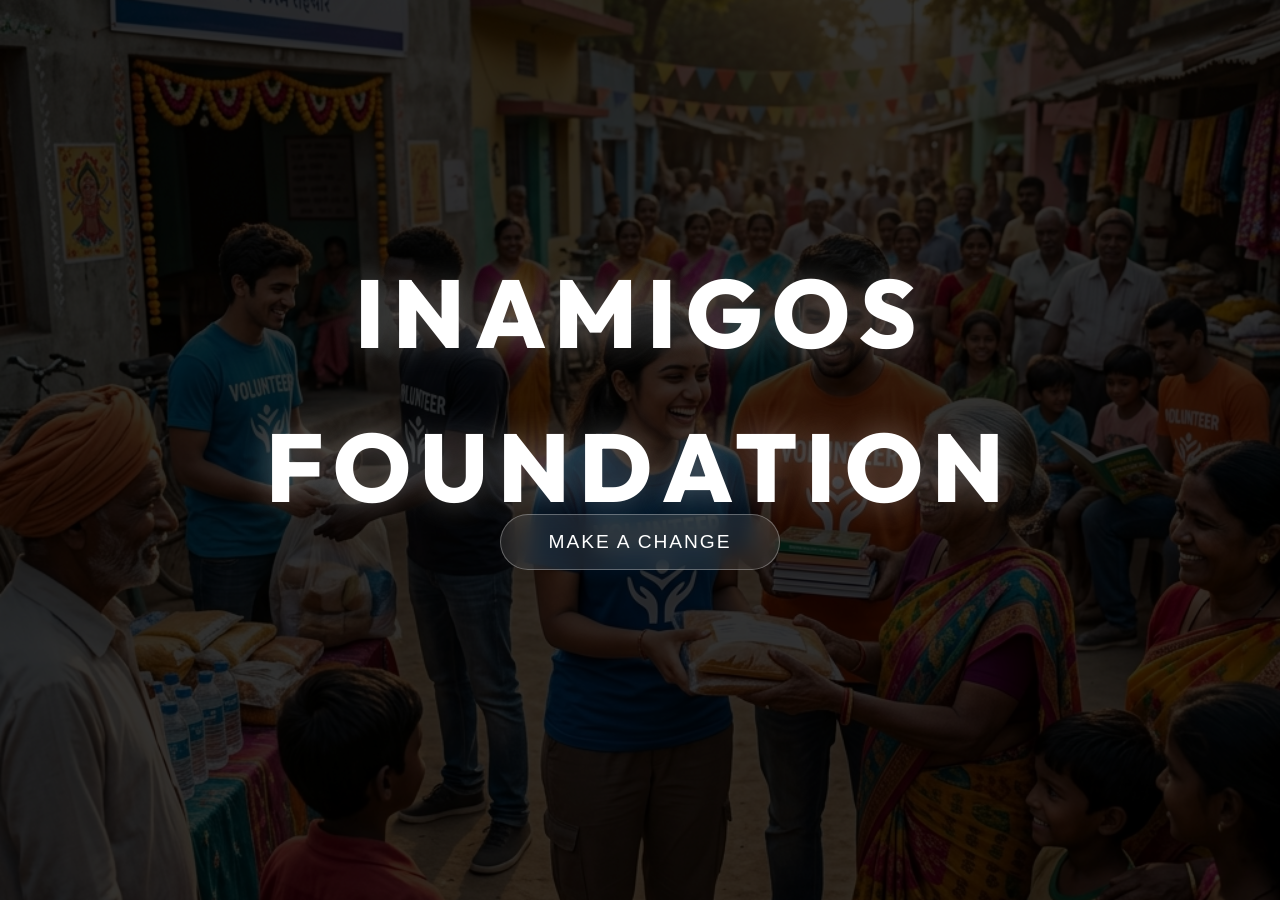
<file: InAmigos Foundation Website Redesign/index.html>
<!DOCTYPE html>
<html lang="en">
<head>
    <meta charset="UTF-8">
    <meta name="viewport" content="width=device-width, initial-scale=1.0">
    <title>InAmigos Foundation</title>
    <link href="https://fonts.googleapis.com/css2?family=Outfit:wght@300;400;600;800&display=swap" rel="stylesheet">
    <link rel="stylesheet" href="styles.css">
    <style>
        body { overflow: hidden; margin: 0; padding: 0; background: #000; animation: none !important; opacity: 1 !important; transform: none !important; height: 100vh; width: 100vw; }
        .splash-slideshow {
            position: fixed;
            top: 0; left: 0; right: 0; bottom: 0;
            z-index: 1;
        }
        .splash-slide {
            position: absolute;
            top: 0; left: 0; width: 100%; height: 100%;
            background-size: cover;
            background-position: center;
            opacity: 0;
            transition: opacity 2s ease-in-out, transform 10s linear;
            transform: scale(1.05);
        }
        .splash-slide.active {
            opacity: 0.5;
            transform: scale(1);
        }
        .splash-overlay {
            position: fixed;
            top: 0; left: 0; right: 0; bottom: 0;
            background: rgba(0,0,0,0.6);
            z-index: 2;
            display: flex;
            flex-direction: column;
            justify-content: center;
            align-items: center;
            text-align: center;
        }
        .animated-title-container {
            position: relative;
            height: 120px;
            width: 100%;
            display: flex;
            justify-content: center;
            align-items: center;
        }
        .animated-title {
            position: absolute;
            font-size: clamp(3rem, 8vw, 6rem);
            font-weight: 800;
            color: white;
            text-transform: uppercase;
            letter-spacing: 0.1em;
            opacity: 0;
            transition: opacity 1.5s ease, transform 1.5s ease;
            transform: translateY(20px);
        }
        .animated-title.active {
            opacity: 1;
            transform: translateY(0);
            text-shadow: 0 0 30px rgba(255,255,255,0.3);
        }
        .enter-btn {
            margin-top: 4rem;
            background: rgba(255,255,255,0.1);
            border: 1px solid rgba(255,255,255,0.3);
            color: white;
            padding: 1rem 3rem;
            border-radius: 50px;
            font-size: 1.2rem;
            text-transform: uppercase;
            letter-spacing: 0.1em;
            cursor: pointer;
            backdrop-filter: blur(10px);
            transition: all 0.4s ease;
            text-decoration: none;
        }
        .enter-btn:hover {
            background: white;
            color: black;
            transform: scale(1.05);
            box-shadow: 0 0 30px rgba(255,255,255,0.5);
        }
    </style>
</head>
<body>
    <div class="splash-slideshow">
        <div class="splash-slide active" style="background-image: url('images/hero_image_1780842011125.png');"></div>
        <div class="splash-slide" style="background-image: url('images/project_seva_1780842024654.png');"></div>
        <div class="splash-slide" style="background-image: url('images/project_prakriti_1780842083311.png');"></div>
        <div class="splash-slide" style="background-image: url('images/project_udaan_1780842056657.png');"></div>
    </div>

    <div class="splash-overlay">
        <div class="animated-title-container">
            <div class="animated-title active">InAmigos Foundation</div>
            <div class="animated-title">इनअमिगोस फाउंडेशन</div>
        </div>
        
        <button class="enter-btn" onclick="transitionToPage('home.html')">Make a Change</button>
    </div>

    <script src="script.js"></script>
    <script>
        // Slideshow logic
        const slides = document.querySelectorAll('.splash-slide');
        let currentSlide = 0;
        
        setInterval(() => {
            slides[currentSlide].classList.remove('active');
            currentSlide = (currentSlide + 1) % slides.length;
            slides[currentSlide].classList.add('active');
        }, 5000);

        // Title Animation logic
        const titles = document.querySelectorAll('.animated-title');
        let currentTitle = 0;

        setInterval(() => {
            // Fade out current
            titles[currentTitle].classList.remove('active');
            
            // Wait for fade out to finish (1.5s) before fading in the next one
            setTimeout(() => {
                currentTitle = (currentTitle + 1) % titles.length;
                titles[currentTitle].classList.add('active');
            }, 1500);
            
        }, 5000);
    </script>
</body>
</html>
</file>
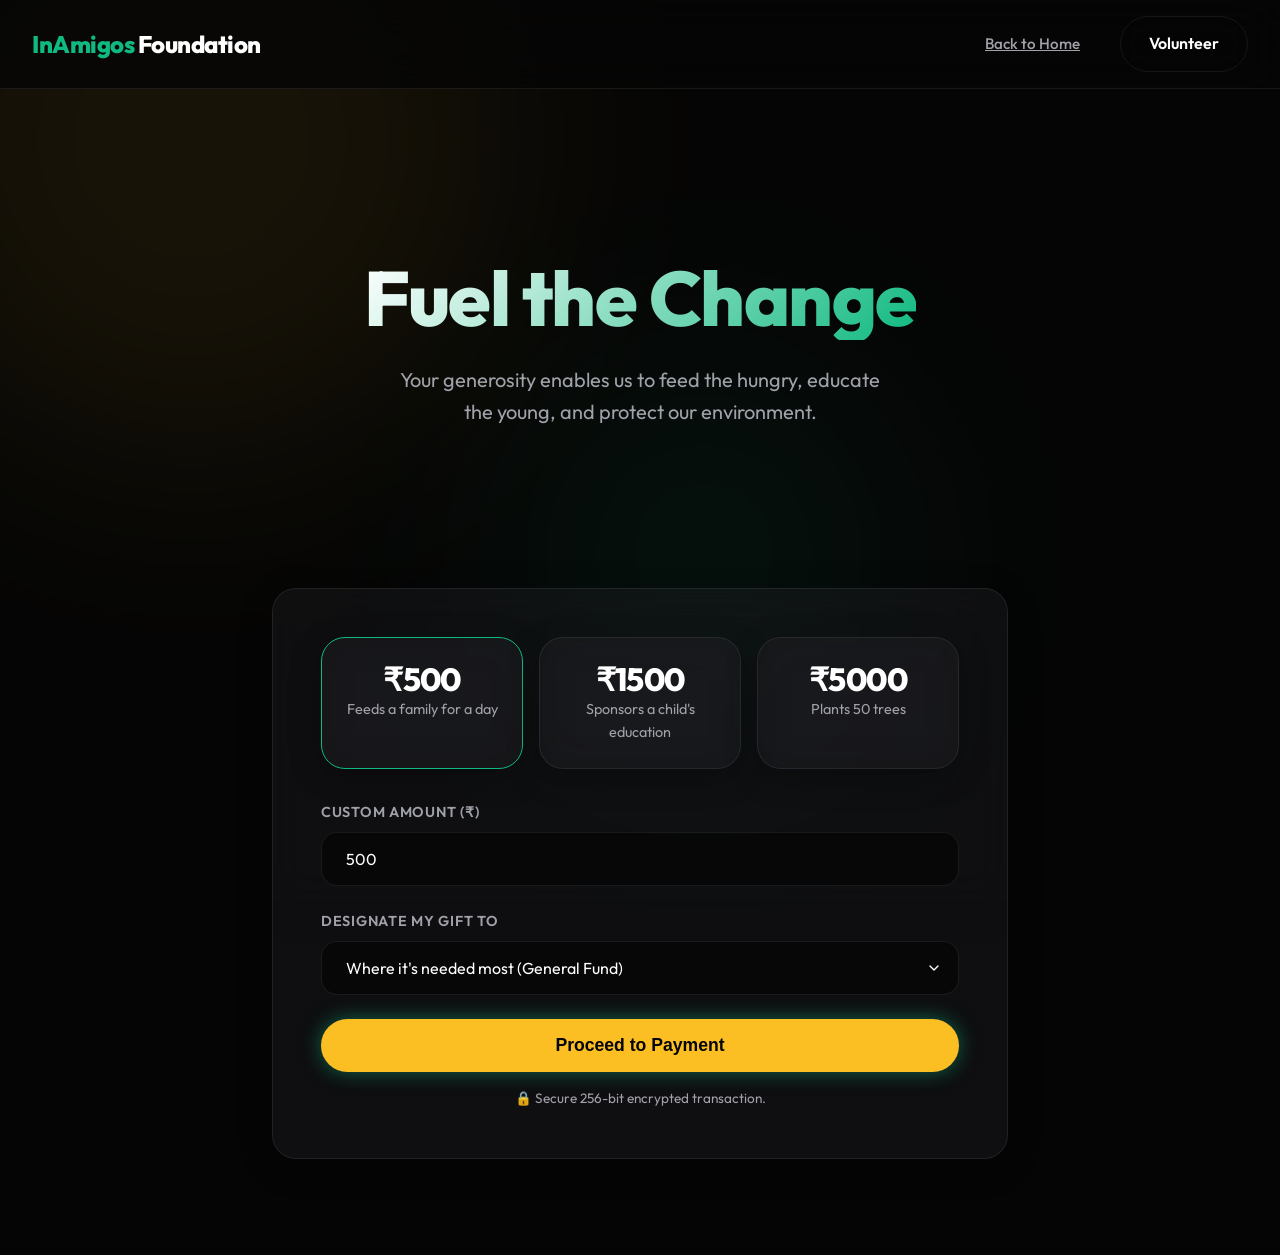
<file: InAmigos Foundation Website Redesign/donate.html>
<!DOCTYPE html>
<html lang="en">
<head>
    <meta charset="UTF-8">
    <meta name="viewport" content="width=device-width, initial-scale=1.0">
    <title>Donate | InAmigos Foundation</title>
    <link href="https://fonts.googleapis.com/css2?family=Outfit:wght@300;400;600;800&display=swap" rel="stylesheet">
    <link rel="stylesheet" href="styles.css">
</head>
<body>
    <div class="ambient-background">
        <div class="glow-orb glow-orb-1" style="background: rgba(251, 191, 36, 0.2);"></div>
        <div class="glow-orb glow-orb-3" style="background: rgba(16, 185, 129, 0.2);"></div>
    </div>

    <nav class="navbar scrolled">
        <div class="logo">
            <span class="highlight">InAmigos</span> Foundation
        </div>
        <ul class="nav-links">
            <li><a href="home.html">Back to Home</a></li>
            <li><a href="volunteer.html" class="btn btn-secondary">Volunteer</a></li>
        </ul>
    </nav>

    <div class="subpage-hero" style="padding-top: 10rem; padding-bottom: 4rem; text-align: center;">
        <div class="section-container">
            <h1 class="hero-title text-gradient">Fuel the Change</h1>
            <p class="hero-subtitle" style="margin: 0 auto;">Your generosity enables us to feed the hungry, educate the young, and protect our environment.</p>
        </div>
    </div>

    <div class="section-container" style="padding-top: 0; max-width: 800px;">
        <div class="glass-panel" style="padding: 3rem;">
            
            <div style="display: flex; gap: 1rem; margin-bottom: 2rem;">
                <div class="glass-panel amount-card" style="flex: 1; padding: 1.5rem; text-align: center; cursor: pointer; border-color: var(--accent-primary);" onclick="selectAmount(500, this)">
                    <h3 style="font-size: 2rem;">₹500</h3>
                    <p style="color: var(--text-secondary); font-size: 0.9rem;">Feeds a family for a day</p>
                </div>
                <div class="glass-panel amount-card" style="flex: 1; padding: 1.5rem; text-align: center; cursor: pointer; border-color: var(--border-glass);" onclick="selectAmount(1500, this)">
                    <h3 style="font-size: 2rem;">₹1500</h3>
                    <p style="color: var(--text-secondary); font-size: 0.9rem;">Sponsors a child's education</p>
                </div>
                <div class="glass-panel amount-card" style="flex: 1; padding: 1.5rem; text-align: center; cursor: pointer; border-color: var(--border-glass);" onclick="selectAmount(5000, this)">
                    <h3 style="font-size: 2rem;">₹5000</h3>
                    <p style="color: var(--text-secondary); font-size: 0.9rem;">Plants 50 trees</p>
                </div>
            </div>

            <form onsubmit="event.preventDefault(); alert('Redirecting to secure payment gateway...'); window.location.href='home.html';">
                
                <div class="form-group" style="margin-bottom: 1.5rem;">
                    <label for="customAmount" class="form-label">Custom Amount (₹)</label>
                    <input type="number" id="customAmount" class="form-control" placeholder="Enter amount">
                </div>

                <div class="form-group" style="margin-bottom: 1.5rem;">
                    <label for="fund" class="form-label">Designate my gift to</label>
                    <select id="fund" class="form-control">
                        <option value="general">Where it's needed most (General Fund)</option>
                        <option value="seva">Project SEVA (Hunger Relief)</option>
                        <option value="bachpanshala">PROJECT BACHPANSHALA (Education)</option>
                        <option value="udaan">Project UDAAN (Women's Empowerment)</option>
                        <option value="prakriti">Project PRAKRITI (Environment)</option>
                        <option value="jeev">Project JEEV (Animal Welfare)</option>
                        <option value="vikas">Project VIKAS (Youth)</option>
                    </select>
                </div>

                <button type="submit" class="btn btn-primary btn-glow" style="width: 100%; padding: 1rem; font-size: 1.1rem; background: var(--accent-secondary); color: var(--bg-base);">Proceed to Payment</button>
                <p style="text-align: center; margin-top: 1rem; color: var(--text-secondary); font-size: 0.85rem;">🔒 Secure 256-bit encrypted transaction.</p>
            </form>
        </div>
    </div>
    
    <script src="script.js"></script>
    <script>
        const customAmountInput = document.getElementById('customAmount');
        
        function selectAmount(amount, element) {
            customAmountInput.value = amount;
            updateCardSelection(element);
        }
        
        function updateCardSelection(selectedCard) {
            document.querySelectorAll('.amount-card').forEach(card => {
                card.style.borderColor = 'var(--border-glass)';
            });
            if (selectedCard) {
                selectedCard.style.borderColor = 'var(--accent-primary)';
            }
        }

        customAmountInput.addEventListener('input', (e) => {
            updateCardSelection(null);
        });
        
        // Initial setup
        customAmountInput.value = 500;
    </script>
</body>
</html>
</file>
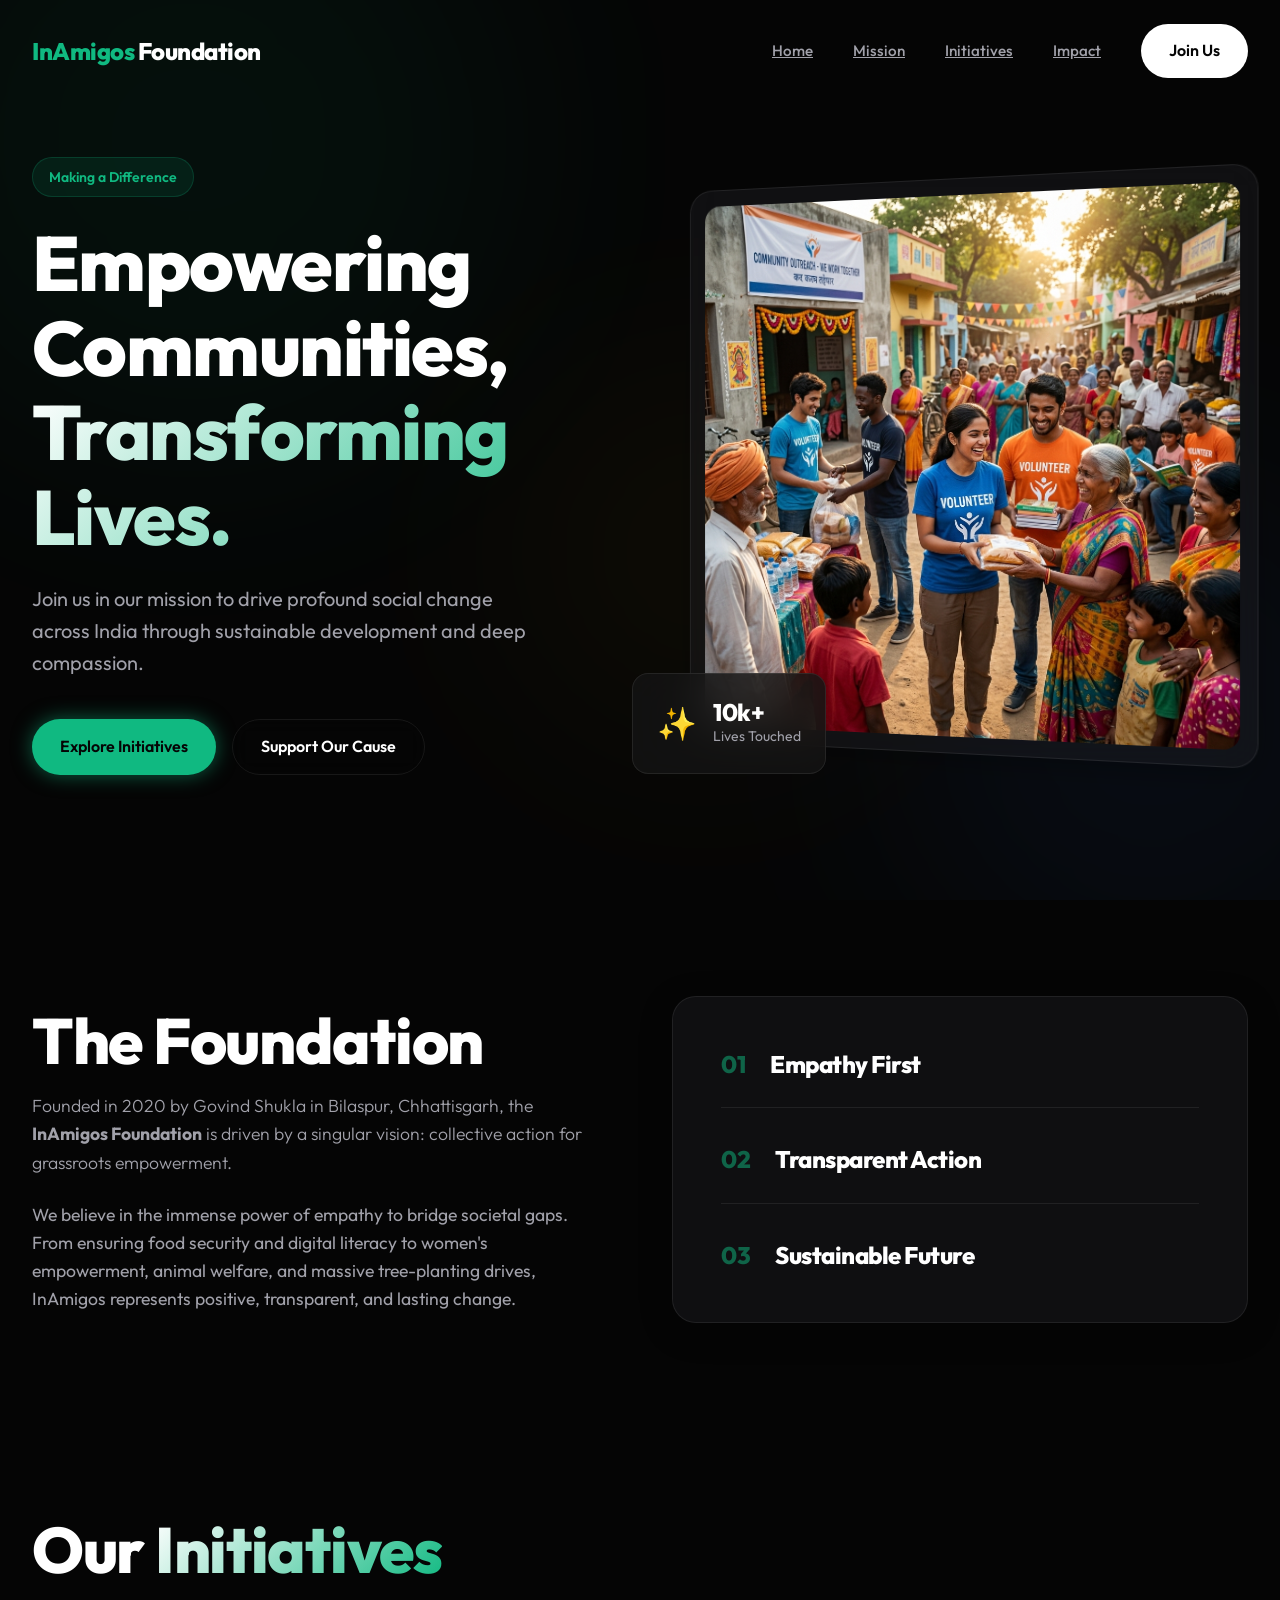
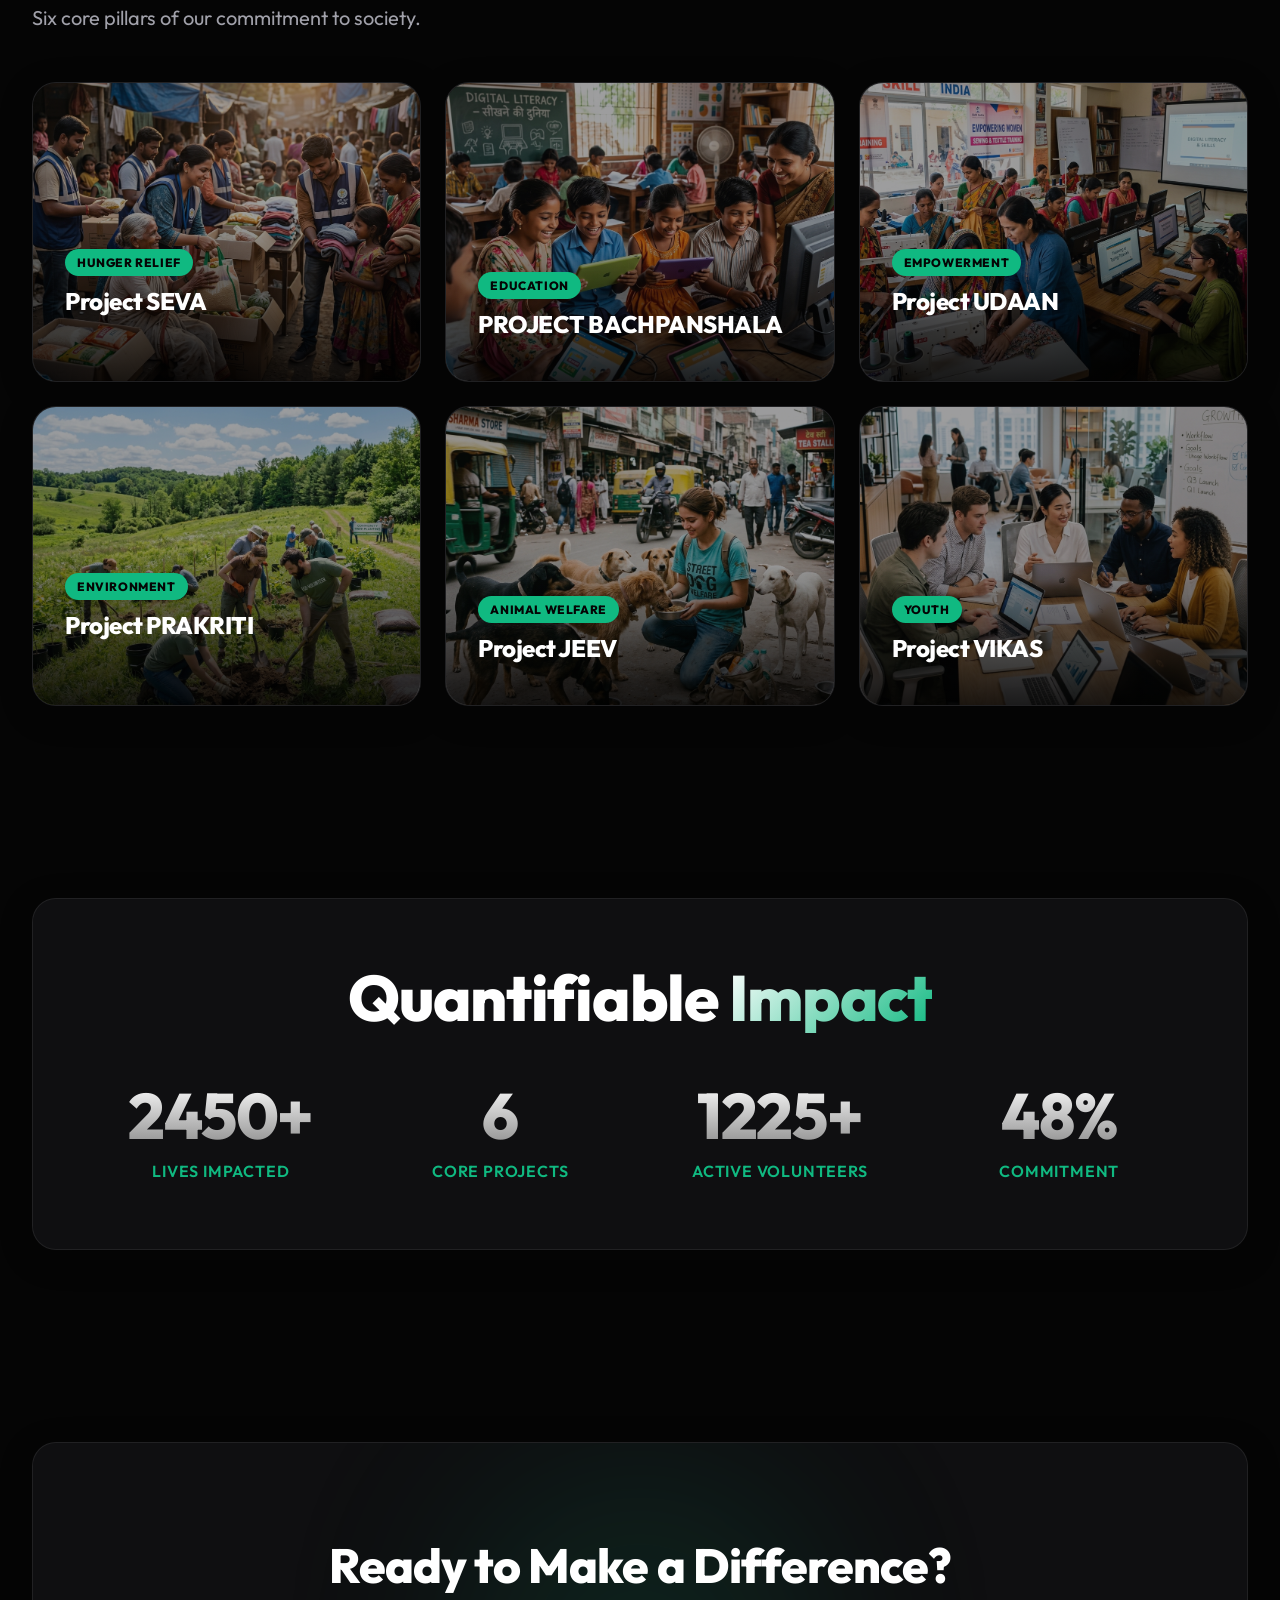
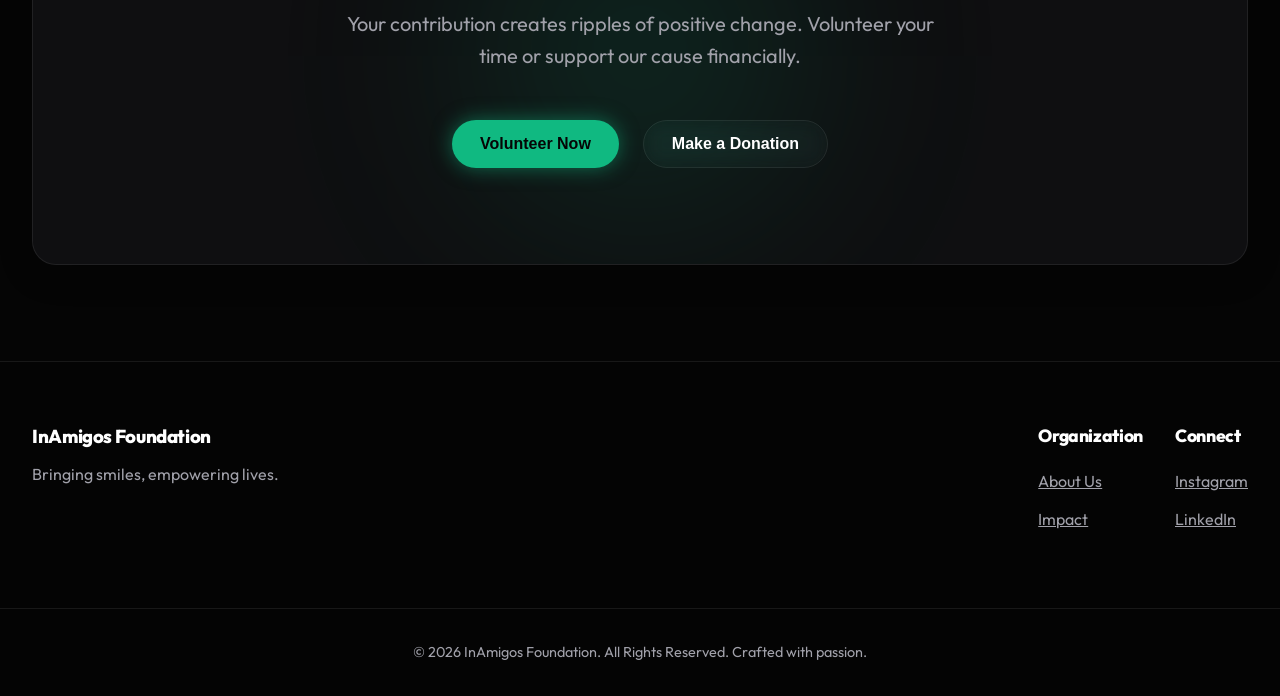
<file: InAmigos Foundation Website Redesign/home.html>
<!DOCTYPE html>
<html lang="en">
<head>
    <meta charset="UTF-8">
    <meta name="viewport" content="width=device-width, initial-scale=1.0">
    <title>InAmigos Foundation | Empowering Communities</title>
    <meta name="description" content="InAmigos Foundation is an NGO based in Bilaspur, working towards community empowerment, sustainable development, education, and animal welfare.">
    <link rel="preconnect" href="https://fonts.googleapis.com">
    <link rel="preconnect" href="https://fonts.gstatic.com" crossorigin>
    <link href="https://fonts.googleapis.com/css2?family=Outfit:wght@300;400;600;800&display=swap" rel="stylesheet">
    <link rel="stylesheet" href="styles.css">
</head>
<body>
    <div class="ambient-background">
        <div class="glow-orb glow-orb-1"></div>
        <div class="glow-orb glow-orb-2"></div>
        <div class="glow-orb glow-orb-3"></div>
    </div>

    <nav class="navbar" id="navbar">
        <div class="logo">
            <span class="highlight">InAmigos</span> Foundation
        </div>
        <ul class="nav-links">
            <li><a href="#home">Home</a></li>
            <li><a href="#about">Mission</a></li>
            <li><a href="#projects">Initiatives</a></li>
            <li><a href="#impact">Impact</a></li>
            <li><a href="volunteer.html" class="btn btn-primary">Join Us</a></li>
        </ul>
        <div class="mobile-menu-btn">
            <div class="bar"></div>
            <div class="bar"></div>
            <div class="bar"></div>
        </div>
    </nav>

    <header id="home" class="hero section-container">
        <div class="hero-content" data-reveal="up">
            <div class="badge">Making a Difference</div>
            <h1 class="hero-title">Empowering Communities,<br><span class="text-gradient">Transforming Lives.</span></h1>
            <p class="hero-subtitle">Join us in our mission to drive profound social change across India through sustainable development and deep compassion.</p>
            <div class="hero-buttons">
                <a href="#projects" class="btn btn-primary btn-glow">Explore Initiatives</a>
                <a href="#get-involved" class="btn btn-secondary">Support Our Cause</a>
            </div>
        </div>
        <div class="hero-visual" data-reveal="left">
            <div class="glass-panel main-image-panel">
                <img src="images/hero_image_1780842011125.png" alt="Volunteers helping in community">
            </div>
            <div class="floating-card stat-card-float">
                <div class="icon">✨</div>
                <div>
                    <h4>10k+</h4>
                    <p>Lives Touched</p>
                </div>
            </div>
        </div>
    </header>

    <section id="about" class="about-section section-container">
        <div class="about-grid">
            <div class="about-text" data-reveal="right">
                <h2 class="section-title">The Foundation</h2>
                <p class="lead-text">Founded in 2020 by Govind Shukla in Bilaspur, Chhattisgarh, the <strong>InAmigos Foundation</strong> is driven by a singular vision: collective action for grassroots empowerment.</p>
                <p>We believe in the immense power of empathy to bridge societal gaps. From ensuring food security and digital literacy to women's empowerment, animal welfare, and massive tree-planting drives, InAmigos represents positive, transparent, and lasting change.</p>
            </div>
            <div class="about-visual glass-panel" data-reveal="left">
                <div class="core-values">
                    <div class="value-item">
                        <span class="value-number">01</span>
                        <h4>Empathy First</h4>
                    </div>
                    <div class="value-item">
                        <span class="value-number">02</span>
                        <h4>Transparent Action</h4>
                    </div>
                    <div class="value-item">
                        <span class="value-number">03</span>
                        <h4>Sustainable Future</h4>
                    </div>
                </div>
            </div>
        </div>
    </section>

    <section id="projects" class="projects-section section-container">
        <div class="section-header" data-reveal="up">
            <h2 class="section-title">Our <span class="text-gradient">Initiatives</span></h2>
            <p class="section-subtitle">Six core pillars of our commitment to society.</p>
        </div>
        
        <div class="bento-grid">
            <!-- Project SEVA -->
            <div class="bento-item glass-panel" data-reveal="up" onclick="transitionToPage('project-seva.html')">
                <img src="images/project_seva_1780842024654.png" alt="Project SEVA" class="bento-image">
                <div class="bento-content">
                    <div class="tag">Hunger Relief</div>
                    <h3>Project SEVA</h3>
                    <p>Distribution of essential food and clothing to underprivileged individuals and daily wage workers.</p>
                </div>
            </div>

            <!-- PROJECT BACHPANSHALA -->
            <div class="bento-item glass-panel" data-reveal="up" data-delay="100" onclick="transitionToPage('project-bachpanshala.html')">
                <img src="images/project_bachpanshala_1780842038407.png" alt="PROJECT BACHPANSHALA" class="bento-image">
                <div class="bento-content">
                    <div class="tag">Education</div>
                    <h3>PROJECT BACHPANSHALA</h3>
                    <p>Bridging educational gaps through digital literacy.</p>
                </div>
            </div>

            <!-- Project UDAAN -->
            <div class="bento-item glass-panel" data-reveal="up" data-delay="200" onclick="transitionToPage('project-udaan.html')">
                <img src="images/project_udaan_1780842056657.png" alt="Project UDAAN" class="bento-image">
                <div class="bento-content">
                    <div class="tag">Empowerment</div>
                    <h3>Project UDAAN</h3>
                    <p>Women's empowerment and financial independence.</p>
                </div>
            </div>

            <!-- Project PRAKRITI -->
            <div class="bento-item glass-panel" data-reveal="up" data-delay="100" onclick="transitionToPage('project-prakriti.html')">
                <img src="images/project_prakriti_1780842083311.png" alt="Project PRAKRITI" class="bento-image">
                <div class="bento-content">
                    <div class="tag">Environment</div>
                    <h3>Project PRAKRITI</h3>
                    <p>Massive tree-planting drives for a sustainable and greener future.</p>
                </div>
            </div>

            <!-- Project JEEV -->
            <div class="bento-item glass-panel" data-reveal="up" data-delay="200" onclick="transitionToPage('project-jeev.html')">
                <img src="images/project_jeev_1780842070531.png" alt="Project JEEV" class="bento-image">
                <div class="bento-content">
                    <div class="tag">Animal Welfare</div>
                    <h3>Project JEEV</h3>
                    <p>Rescuing and protecting stray animals.</p>
                </div>
            </div>

            <!-- Project VIKAS -->
            <div class="bento-item glass-panel" data-reveal="up" data-delay="300" onclick="transitionToPage('project-vikas.html')">
                <img src="images/project_vikas_1780842098397.png" alt="Project VIKAS" class="bento-image">
                <div class="bento-content">
                    <div class="tag">Youth</div>
                    <h3>Project VIKAS</h3>
                    <p>Enhancing employability via internships.</p>
                </div>
            </div>
        </div>
    </section>

    <section id="impact" class="impact-section section-container">
        <div class="glass-panel impact-container" data-reveal="up">
            <h2 class="section-title center">Quantifiable <span class="text-gradient">Impact</span></h2>
            <div class="impact-stats">
                <div class="stat-card">
                    <h3 class="stat-number"><span class="counter" data-target="10000">0</span>+</h3>
                    <p>Lives Impacted</p>
                </div>
                <div class="stat-card">
                    <h3 class="stat-number"><span class="counter" data-target="6">0</span></h3>
                    <p>Core Projects</p>
                </div>
                <div class="stat-card">
                    <h3 class="stat-number"><span class="counter" data-target="5000">0</span>+</h3>
                    <p>Active Volunteers</p>
                </div>
                <div class="stat-card">
                    <h3 class="stat-number"><span class="counter" data-target="100">0</span>%</h3>
                    <p>Commitment</p>
                </div>
            </div>
        </div>
    </section>

    <section id="get-involved" class="cta-section section-container" data-reveal="up">
        <div class="glass-panel cta-panel">
            <div class="glow-orb cta-glow"></div>
            <h2>Ready to Make a Difference?</h2>
            <p>Your contribution creates ripples of positive change. Volunteer your time or support our cause financially.</p>
            <div class="cta-actions">
                <button class="btn btn-primary btn-large btn-glow" onclick="transitionToPage('volunteer.html')">Volunteer Now</button>
                <button class="btn btn-secondary btn-large" onclick="transitionToPage('donate.html')">Make a Donation</button>
            </div>
        </div>
    </section>

    <footer>
        <div class="footer-content section-container">
            <div class="footer-brand">
                <h3><span class="highlight">InAmigos</span> Foundation</h3>
                <p>Bringing smiles, empowering lives.</p>
            </div>
            <div class="footer-links" style="gap: 2rem;">
                <div class="link-group">
                    <h4>Organization</h4>
                    <a href="#about">About Us</a>
                    <a href="#impact">Impact</a>
                </div>
                <div class="link-group">
                    <h4>Connect</h4>
                    <a href="https://www.instagram.com/inamigos/" target="_blank">Instagram</a>
                    <a href="https://in.linkedin.com/company/inamigos-foundation" target="_blank">LinkedIn</a>
                </div>
            </div>
        </div>
        <div class="footer-bottom">
            <p>&copy; 2026 InAmigos Foundation. All Rights Reserved. Crafted with passion.</p>
        </div>
    </footer>

    <script src="script.js"></script>
</body>
</html>
</file>
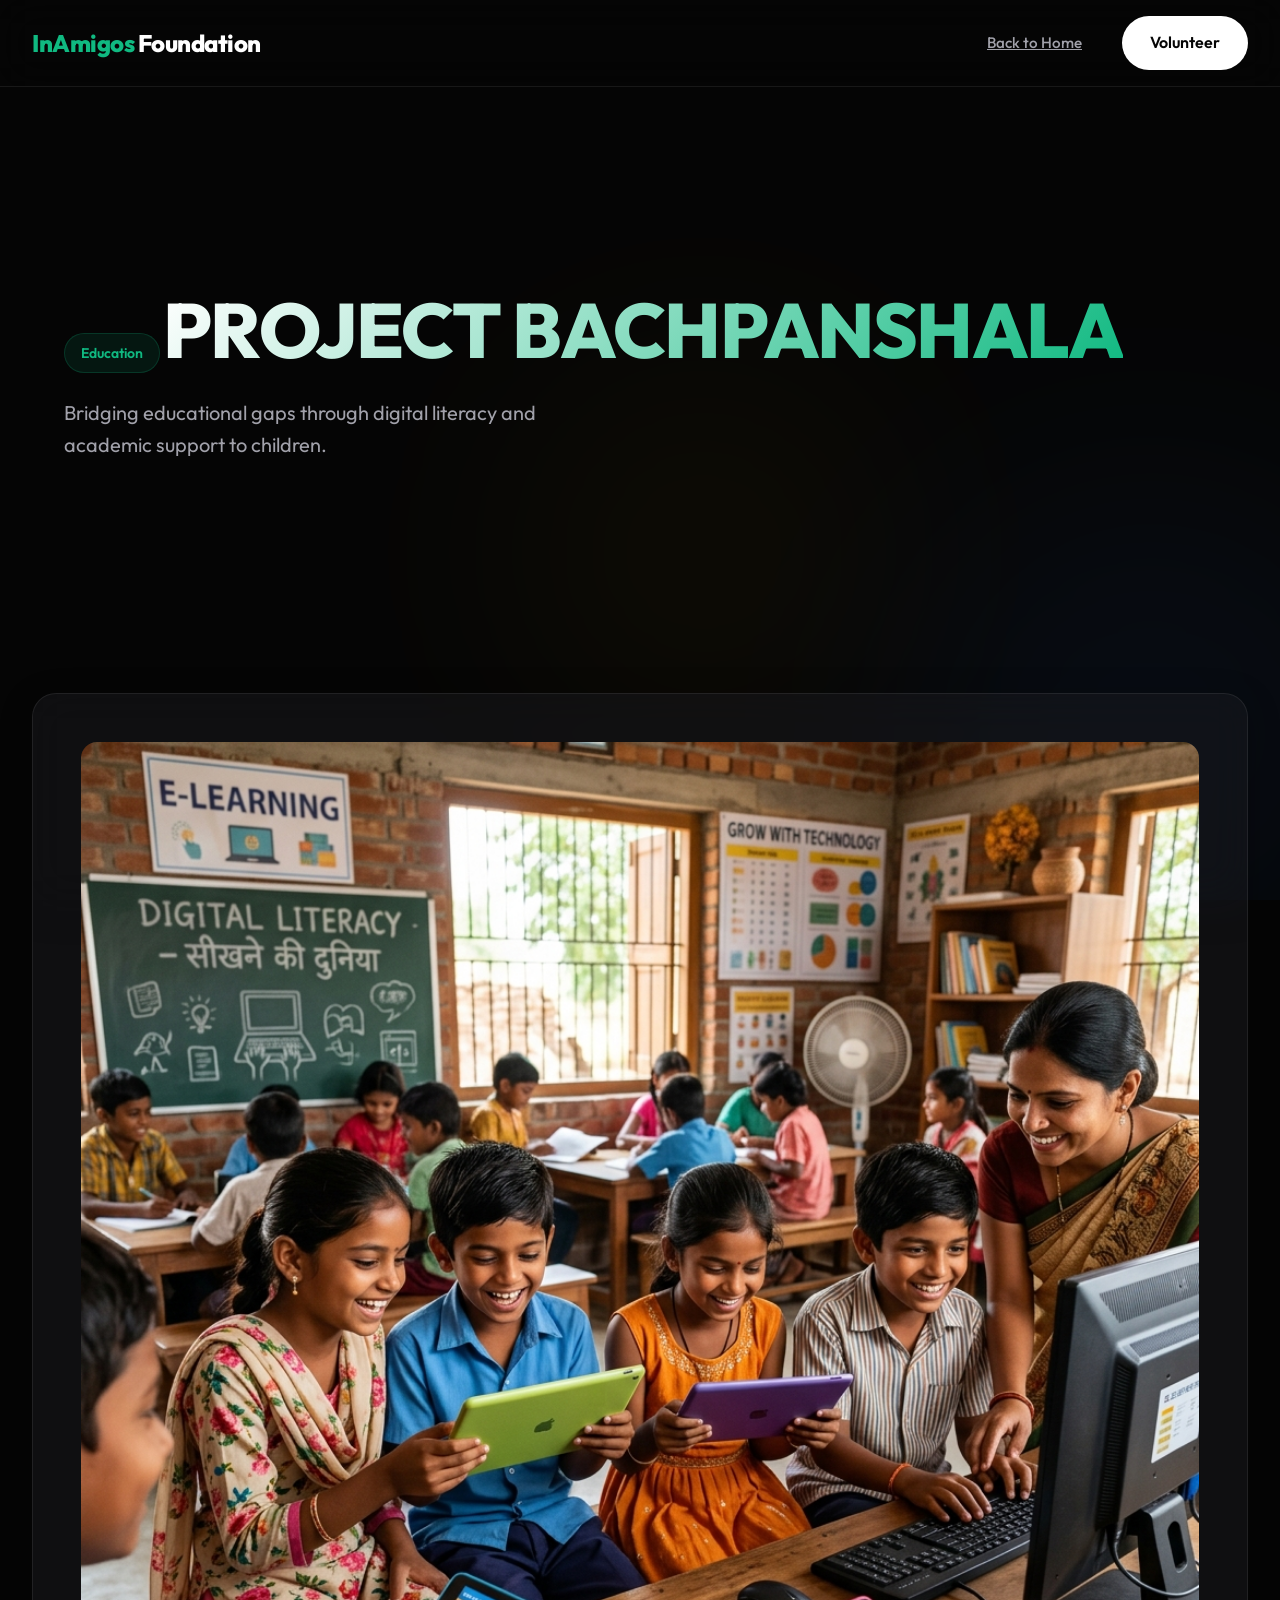
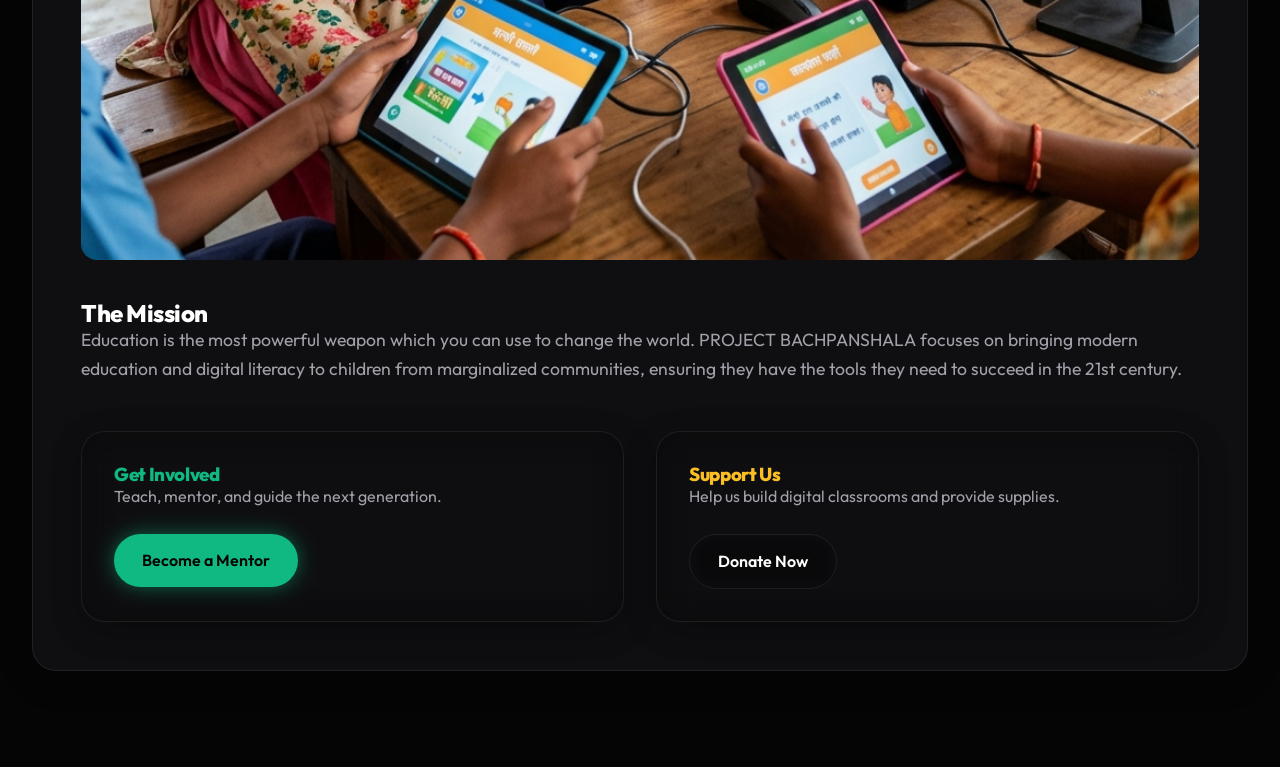
<file: InAmigos Foundation Website Redesign/project-bachpanshala.html>
<!DOCTYPE html>
<html lang="en">
<head>
    <meta charset="UTF-8">
    <meta name="viewport" content="width=device-width, initial-scale=1.0">
    <title>PROJECT BACHPANSHALA | InAmigos Foundation</title>
    <link href="https://fonts.googleapis.com/css2?family=Outfit:wght@300;400;600;800&display=swap" rel="stylesheet">
    <link rel="stylesheet" href="styles.css">
</head>
<body>
    <div class="ambient-background">
        <div class="glow-orb glow-orb-2"></div>
        <div class="glow-orb glow-orb-3"></div>
    </div>

    <nav class="navbar scrolled">
        <div class="logo">
            <span class="highlight">InAmigos</span> Foundation
        </div>
        <ul class="nav-links">
            <li><a href="home.html">Back to Home</a></li>
            <li><a href="volunteer.html" class="btn btn-primary">Volunteer</a></li>
        </ul>
    </nav>

    <div class="subpage-hero">
        <div class="section-container">
            <div class="badge">Education</div>
            <h1 class="hero-title text-gradient" style="text-transform: uppercase;">Project Bachpanshala</h1>
            <p class="hero-subtitle">Bridging educational gaps through digital literacy and academic support to children.</p>
        </div>
    </div>

    <div class="section-container" style="padding-top: 0;">
        <div class="glass-panel" style="padding: 3rem;">
            <img src="images/project_bachpanshala_1780842038407.png" alt="PROJECT BACHPANSHALA" style="width: 100%; border-radius: var(--radius-md); margin-bottom: 2rem;">
            <h2>The Mission</h2>
            <p style="color: var(--text-secondary); margin-bottom: 2rem; font-size: 1.1rem;">Education is the most powerful weapon which you can use to change the world. PROJECT BACHPANSHALA focuses on bringing modern education and digital literacy to children from marginalized communities, ensuring they have the tools they need to succeed in the 21st century.</p>
            
            <div style="display: grid; grid-template-columns: 1fr 1fr; gap: 2rem; margin-top: 3rem;">
                <div class="glass-panel" style="padding: 2rem; background: rgba(0,0,0,0.3);">
                    <h3 style="color: var(--accent-primary);">Get Involved</h3>
                    <p style="color: var(--text-secondary); margin-bottom: 1.5rem;">Teach, mentor, and guide the next generation.</p>
                    <a href="volunteer.html" class="btn btn-primary btn-glow">Become a Mentor</a>
                </div>
                <div class="glass-panel" style="padding: 2rem; background: rgba(0,0,0,0.3);">
                    <h3 style="color: var(--accent-secondary);">Support Us</h3>
                    <p style="color: var(--text-secondary); margin-bottom: 1.5rem;">Help us build digital classrooms and provide supplies.</p>
                    <a href="donate.html" class="btn btn-secondary">Donate Now</a>
                </div>
            </div>
        </div>
    </div>
    
    <script src="script.js"></script>
</body>
</html>
</file>
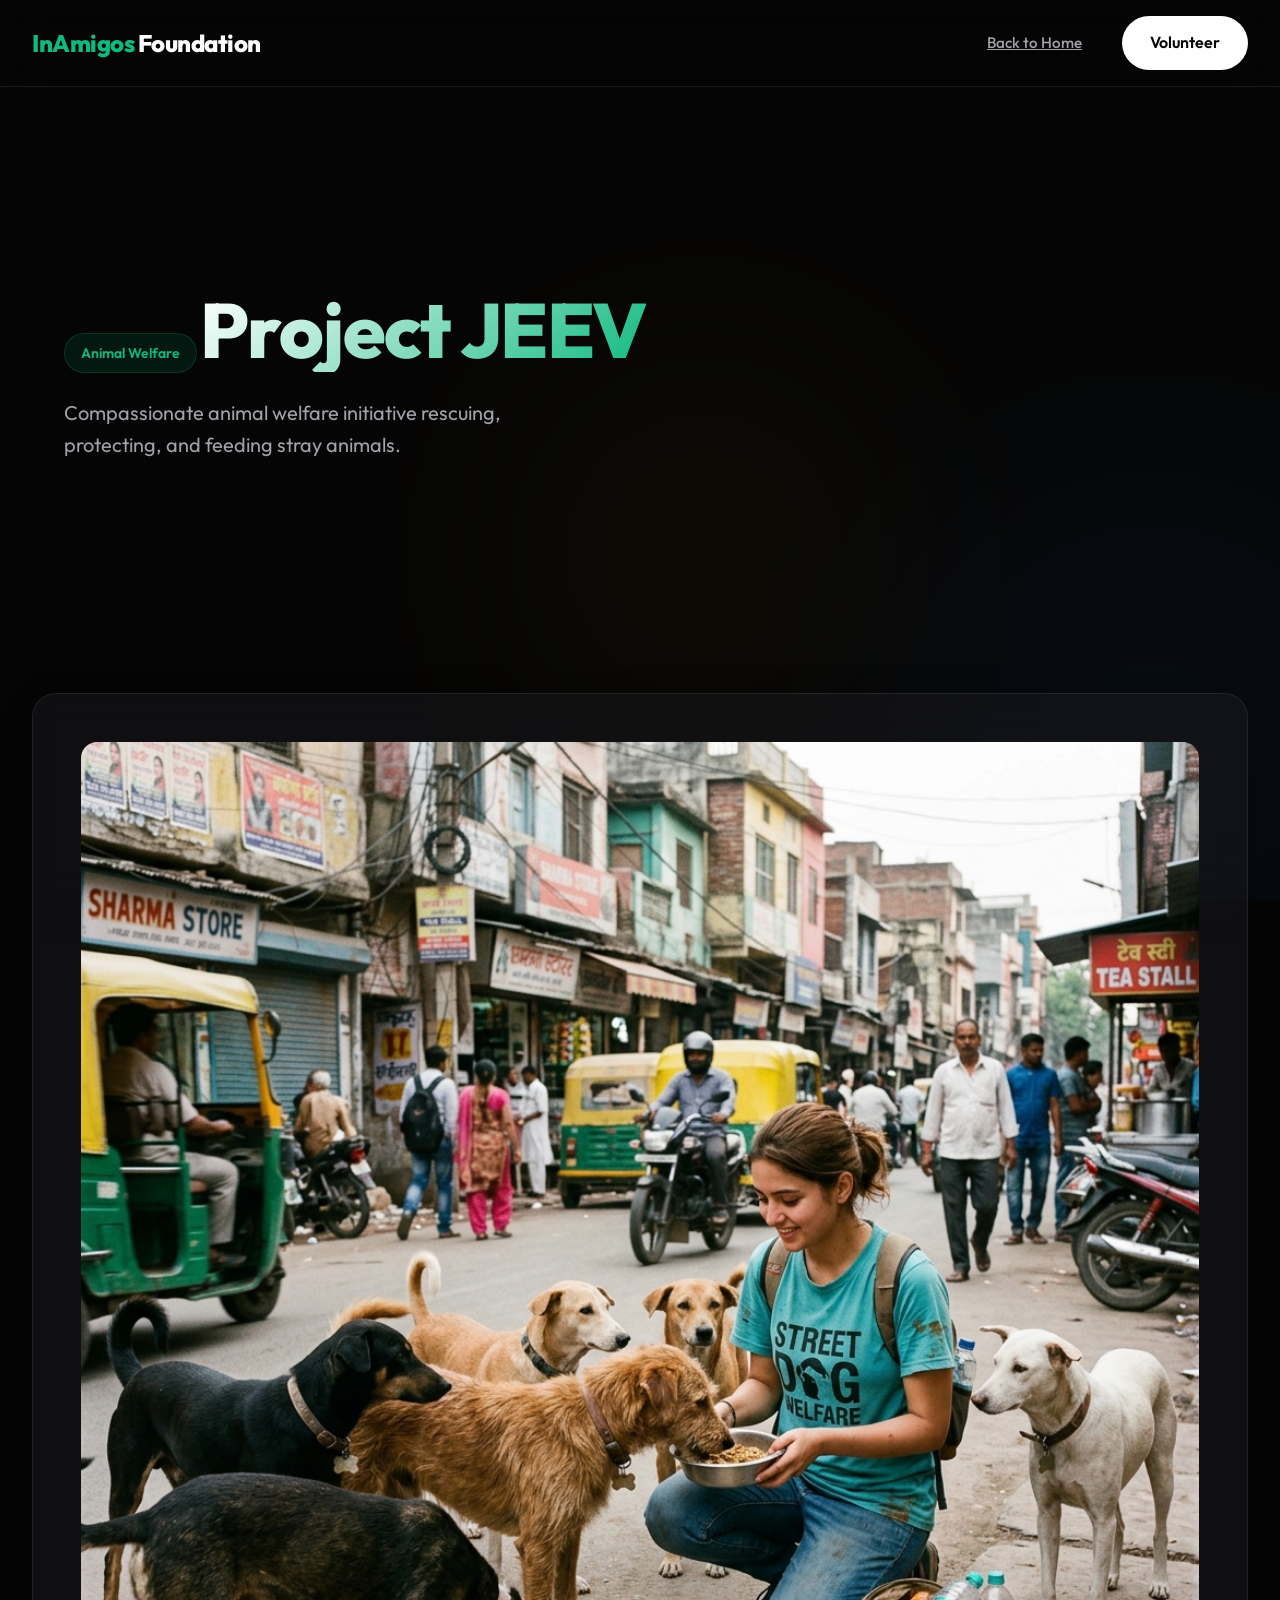
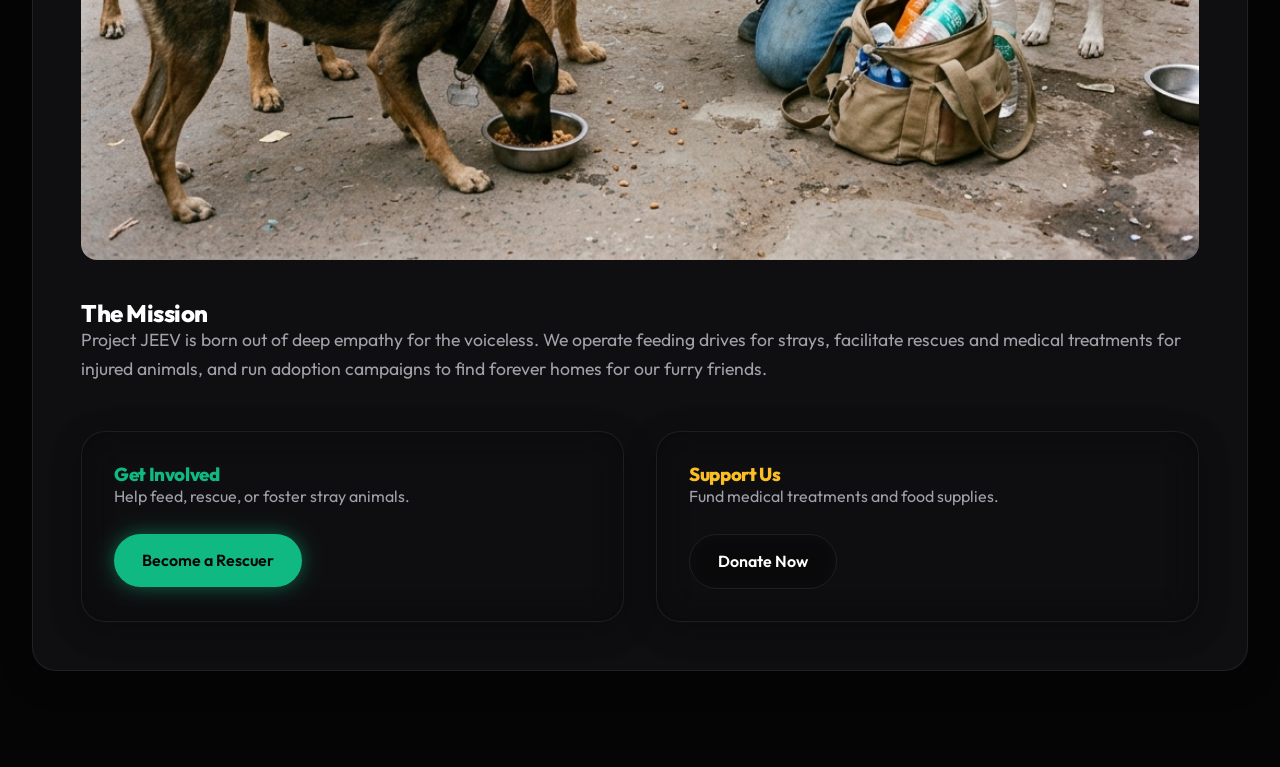
<file: InAmigos Foundation Website Redesign/project-jeev.html>
<!DOCTYPE html>
<html lang="en">
<head>
    <meta charset="UTF-8">
    <meta name="viewport" content="width=device-width, initial-scale=1.0">
    <title>Project JEEV | InAmigos Foundation</title>
    <link href="https://fonts.googleapis.com/css2?family=Outfit:wght@300;400;600;800&display=swap" rel="stylesheet">
    <link rel="stylesheet" href="styles.css">
</head>
<body>
    <div class="ambient-background">
        <div class="glow-orb glow-orb-2"></div>
        <div class="glow-orb glow-orb-3"></div>
    </div>

    <nav class="navbar scrolled">
        <div class="logo">
            <span class="highlight">InAmigos</span> Foundation
        </div>
        <ul class="nav-links">
            <li><a href="home.html">Back to Home</a></li>
            <li><a href="volunteer.html" class="btn btn-primary">Volunteer</a></li>
        </ul>
    </nav>

    <div class="subpage-hero">
        <div class="section-container">
            <div class="badge">Animal Welfare</div>
            <h1 class="hero-title text-gradient">Project JEEV</h1>
            <p class="hero-subtitle">Compassionate animal welfare initiative rescuing, protecting, and feeding stray animals.</p>
        </div>
    </div>

    <div class="section-container" style="padding-top: 0;">
        <div class="glass-panel" style="padding: 3rem;">
            <img src="images/project_jeev_1780842070531.png" alt="Project JEEV" style="width: 100%; border-radius: var(--radius-md); margin-bottom: 2rem;">
            <h2>The Mission</h2>
            <p style="color: var(--text-secondary); margin-bottom: 2rem; font-size: 1.1rem;">Project JEEV is born out of deep empathy for the voiceless. We operate feeding drives for strays, facilitate rescues and medical treatments for injured animals, and run adoption campaigns to find forever homes for our furry friends.</p>
            
            <div style="display: grid; grid-template-columns: 1fr 1fr; gap: 2rem; margin-top: 3rem;">
                <div class="glass-panel" style="padding: 2rem; background: rgba(0,0,0,0.3);">
                    <h3 style="color: var(--accent-primary);">Get Involved</h3>
                    <p style="color: var(--text-secondary); margin-bottom: 1.5rem;">Help feed, rescue, or foster stray animals.</p>
                    <a href="volunteer.html" class="btn btn-primary btn-glow">Become a Rescuer</a>
                </div>
                <div class="glass-panel" style="padding: 2rem; background: rgba(0,0,0,0.3);">
                    <h3 style="color: var(--accent-secondary);">Support Us</h3>
                    <p style="color: var(--text-secondary); margin-bottom: 1.5rem;">Fund medical treatments and food supplies.</p>
                    <a href="donate.html" class="btn btn-secondary">Donate Now</a>
                </div>
            </div>
        </div>
    </div>
    
    <script src="script.js"></script>
</body>
</html>
</file>
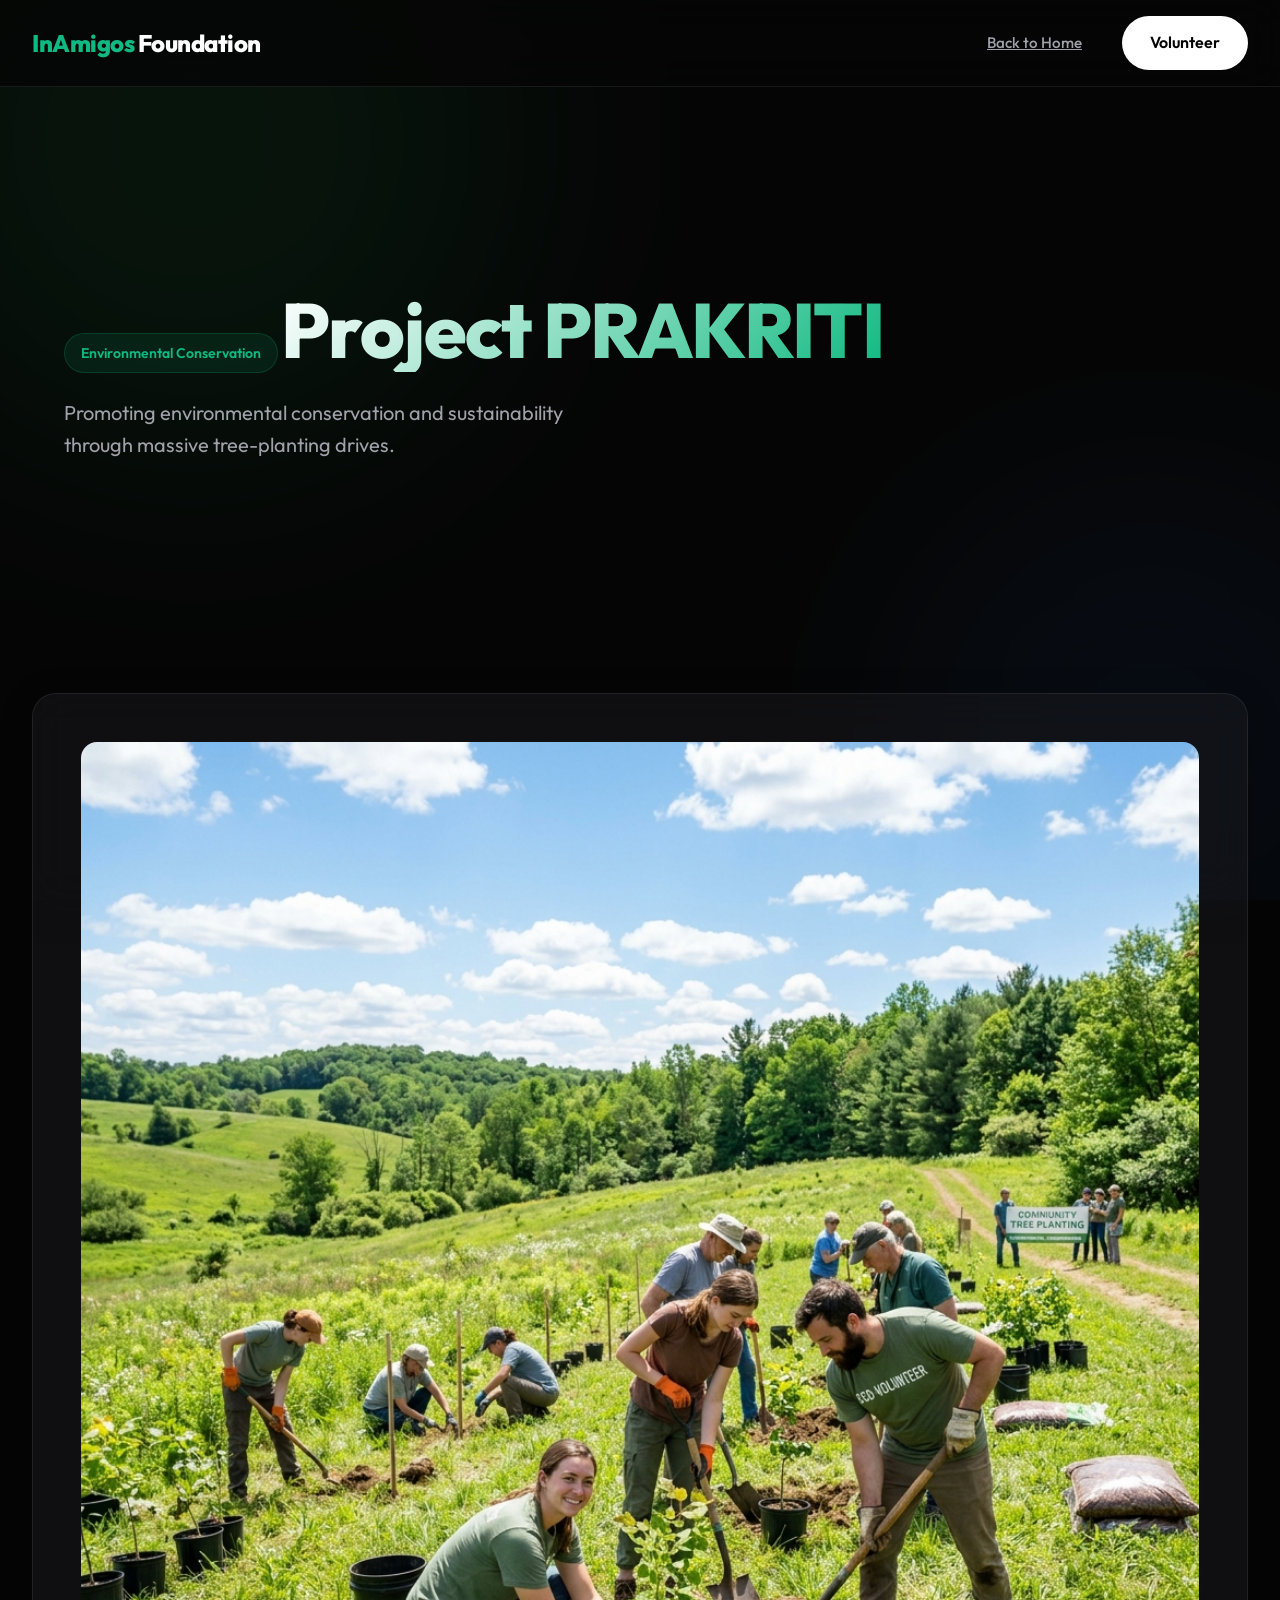
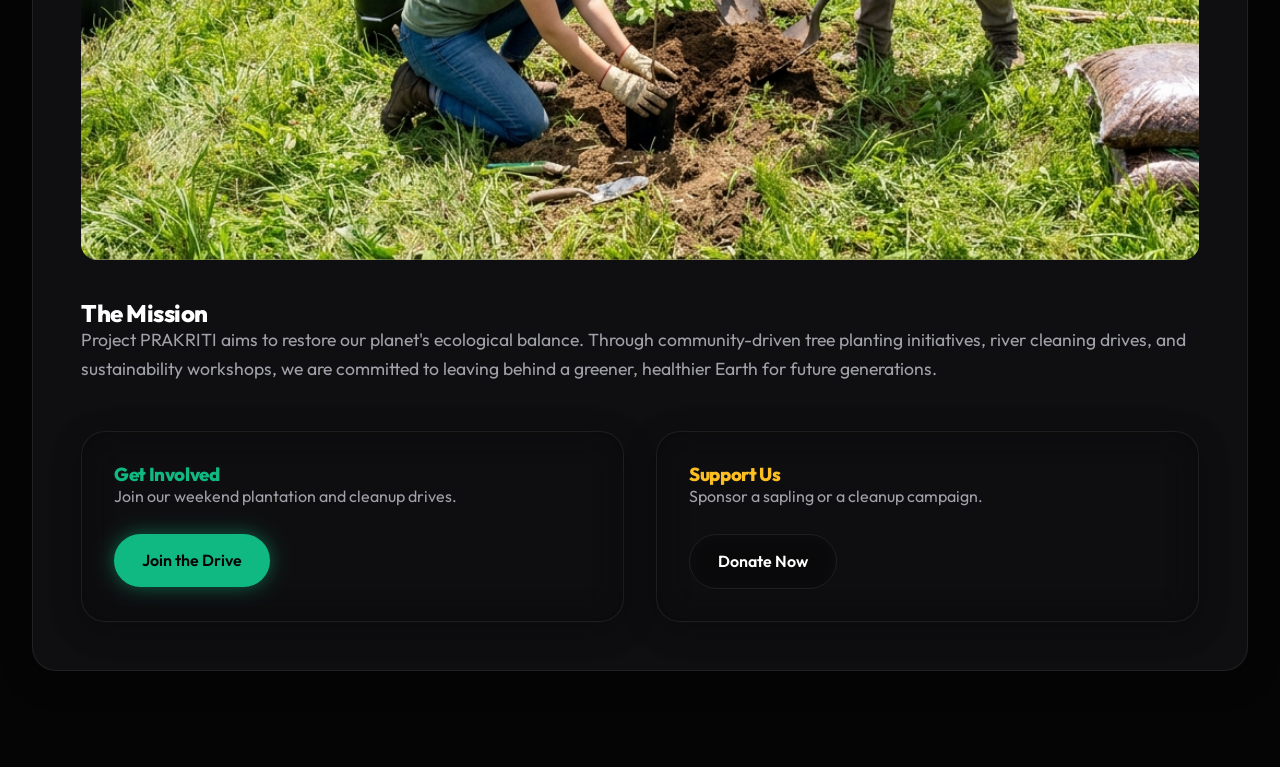
<file: InAmigos Foundation Website Redesign/project-prakriti.html>
<!DOCTYPE html>
<html lang="en">
<head>
    <meta charset="UTF-8">
    <meta name="viewport" content="width=device-width, initial-scale=1.0">
    <title>Project PRAKRITI | InAmigos Foundation</title>
    <link href="https://fonts.googleapis.com/css2?family=Outfit:wght@300;400;600;800&display=swap" rel="stylesheet">
    <link rel="stylesheet" href="styles.css">
</head>
<body>
    <div class="ambient-background">
        <div class="glow-orb glow-orb-1" style="background: rgba(34, 197, 94, 0.2);"></div>
        <div class="glow-orb glow-orb-2"></div>
    </div>

    <nav class="navbar scrolled">
        <div class="logo">
            <span class="highlight">InAmigos</span> Foundation
        </div>
        <ul class="nav-links">
            <li><a href="home.html">Back to Home</a></li>
            <li><a href="volunteer.html" class="btn btn-primary">Volunteer</a></li>
        </ul>
    </nav>

    <div class="subpage-hero">
        <div class="section-container">
            <div class="badge">Environmental Conservation</div>
            <h1 class="hero-title text-gradient">Project PRAKRITI</h1>
            <p class="hero-subtitle">Promoting environmental conservation and sustainability through massive tree-planting drives.</p>
        </div>
    </div>

    <div class="section-container" style="padding-top: 0;">
        <div class="glass-panel" style="padding: 3rem;">
            <img src="images/project_prakriti_1780842083311.png" alt="Project PRAKRITI" style="width: 100%; border-radius: var(--radius-md); margin-bottom: 2rem;">
            <h2>The Mission</h2>
            <p style="color: var(--text-secondary); margin-bottom: 2rem; font-size: 1.1rem;">Project PRAKRITI aims to restore our planet's ecological balance. Through community-driven tree planting initiatives, river cleaning drives, and sustainability workshops, we are committed to leaving behind a greener, healthier Earth for future generations.</p>
            
            <div style="display: grid; grid-template-columns: 1fr 1fr; gap: 2rem; margin-top: 3rem;">
                <div class="glass-panel" style="padding: 2rem; background: rgba(0,0,0,0.3);">
                    <h3 style="color: var(--accent-primary);">Get Involved</h3>
                    <p style="color: var(--text-secondary); margin-bottom: 1.5rem;">Join our weekend plantation and cleanup drives.</p>
                    <a href="volunteer.html" class="btn btn-primary btn-glow">Join the Drive</a>
                </div>
                <div class="glass-panel" style="padding: 2rem; background: rgba(0,0,0,0.3);">
                    <h3 style="color: var(--accent-secondary);">Support Us</h3>
                    <p style="color: var(--text-secondary); margin-bottom: 1.5rem;">Sponsor a sapling or a cleanup campaign.</p>
                    <a href="donate.html" class="btn btn-secondary">Donate Now</a>
                </div>
            </div>
        </div>
    </div>
    
    <script src="script.js"></script>
</body>
</html>
</file>
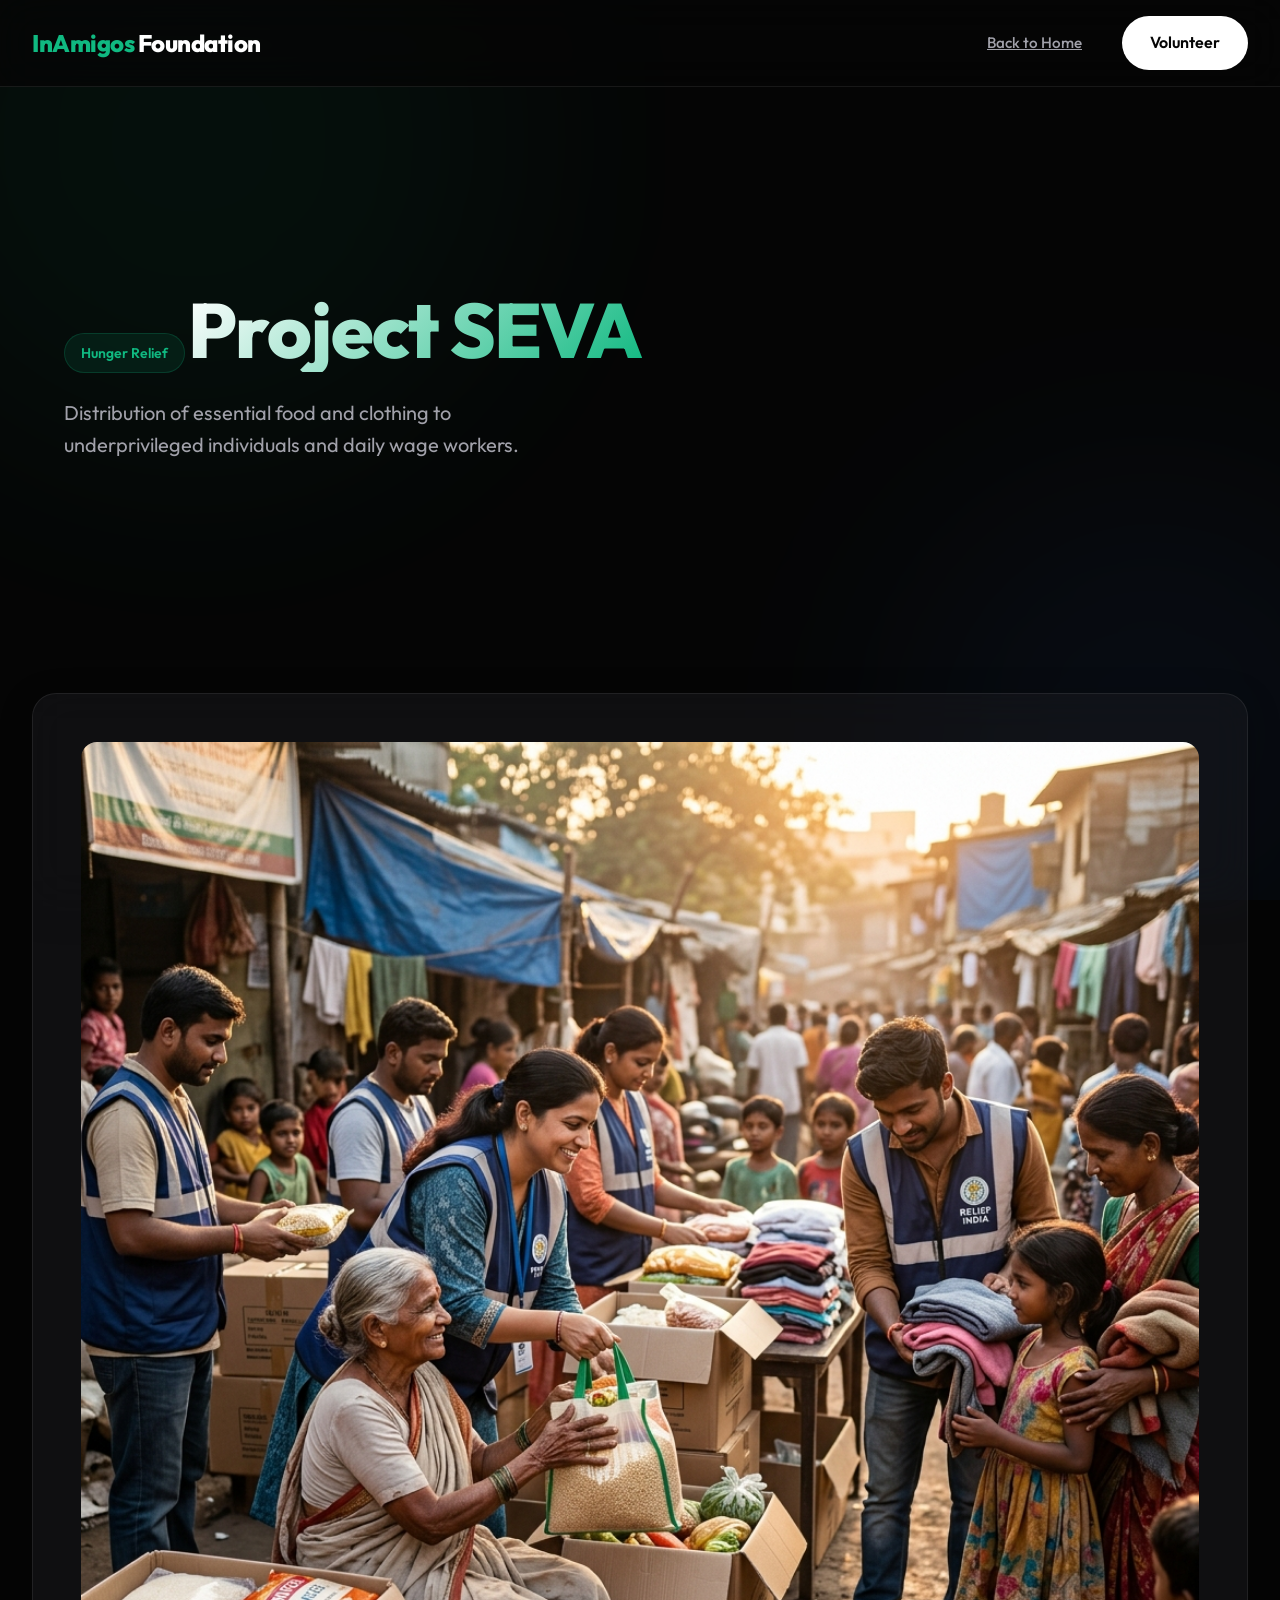
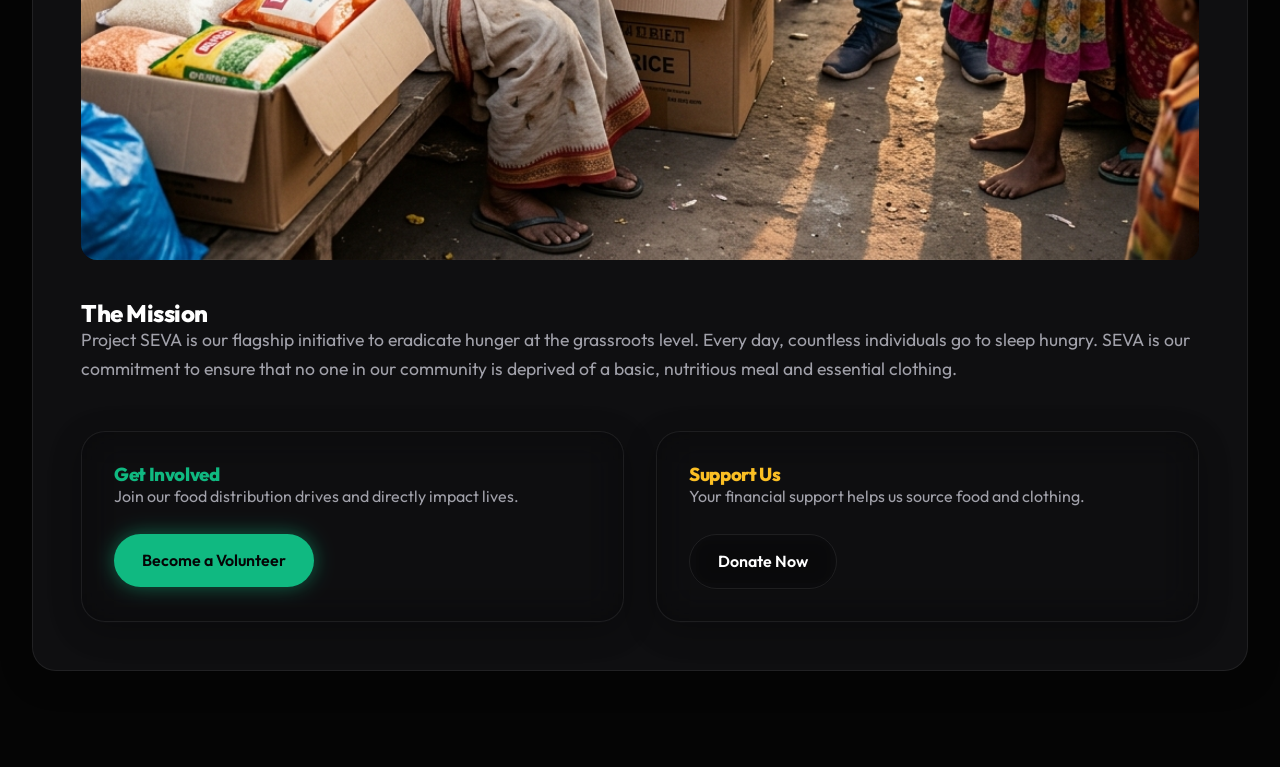
<file: InAmigos Foundation Website Redesign/project-seva.html>
<!DOCTYPE html>
<html lang="en">
<head>
    <meta charset="UTF-8">
    <meta name="viewport" content="width=device-width, initial-scale=1.0">
    <title>Project SEVA | InAmigos Foundation</title>
    <link href="https://fonts.googleapis.com/css2?family=Outfit:wght@300;400;600;800&display=swap" rel="stylesheet">
    <link rel="stylesheet" href="styles.css">
</head>
<body>
    <div class="ambient-background">
        <div class="glow-orb glow-orb-1"></div>
        <div class="glow-orb glow-orb-2"></div>
    </div>

    <nav class="navbar scrolled">
        <div class="logo">
            <span class="highlight">InAmigos</span> Foundation
        </div>
        <ul class="nav-links">
            <li><a href="home.html">Back to Home</a></li>
            <li><a href="volunteer.html" class="btn btn-primary">Volunteer</a></li>
        </ul>
    </nav>

    <div class="subpage-hero">
        <div class="section-container">
            <div class="badge">Hunger Relief</div>
            <h1 class="hero-title text-gradient">Project SEVA</h1>
            <p class="hero-subtitle">Distribution of essential food and clothing to underprivileged individuals and daily wage workers.</p>
        </div>
    </div>

    <div class="section-container" style="padding-top: 0;">
        <div class="glass-panel" style="padding: 3rem;">
            <img src="images/project_seva_1780842024654.png" alt="Project SEVA" style="width: 100%; border-radius: var(--radius-md); margin-bottom: 2rem;">
            <h2>The Mission</h2>
            <p style="color: var(--text-secondary); margin-bottom: 2rem; font-size: 1.1rem;">Project SEVA is our flagship initiative to eradicate hunger at the grassroots level. Every day, countless individuals go to sleep hungry. SEVA is our commitment to ensure that no one in our community is deprived of a basic, nutritious meal and essential clothing.</p>
            
            <div style="display: grid; grid-template-columns: 1fr 1fr; gap: 2rem; margin-top: 3rem;">
                <div class="glass-panel" style="padding: 2rem; background: rgba(0,0,0,0.3);">
                    <h3 style="color: var(--accent-primary);">Get Involved</h3>
                    <p style="color: var(--text-secondary); margin-bottom: 1.5rem;">Join our food distribution drives and directly impact lives.</p>
                    <a href="volunteer.html" class="btn btn-primary btn-glow">Become a Volunteer</a>
                </div>
                <div class="glass-panel" style="padding: 2rem; background: rgba(0,0,0,0.3);">
                    <h3 style="color: var(--accent-secondary);">Support Us</h3>
                    <p style="color: var(--text-secondary); margin-bottom: 1.5rem;">Your financial support helps us source food and clothing.</p>
                    <a href="donate.html" class="btn btn-secondary">Donate Now</a>
                </div>
            </div>
        </div>
    </div>
    
    <script src="script.js"></script>
</body>
</html>
</file>
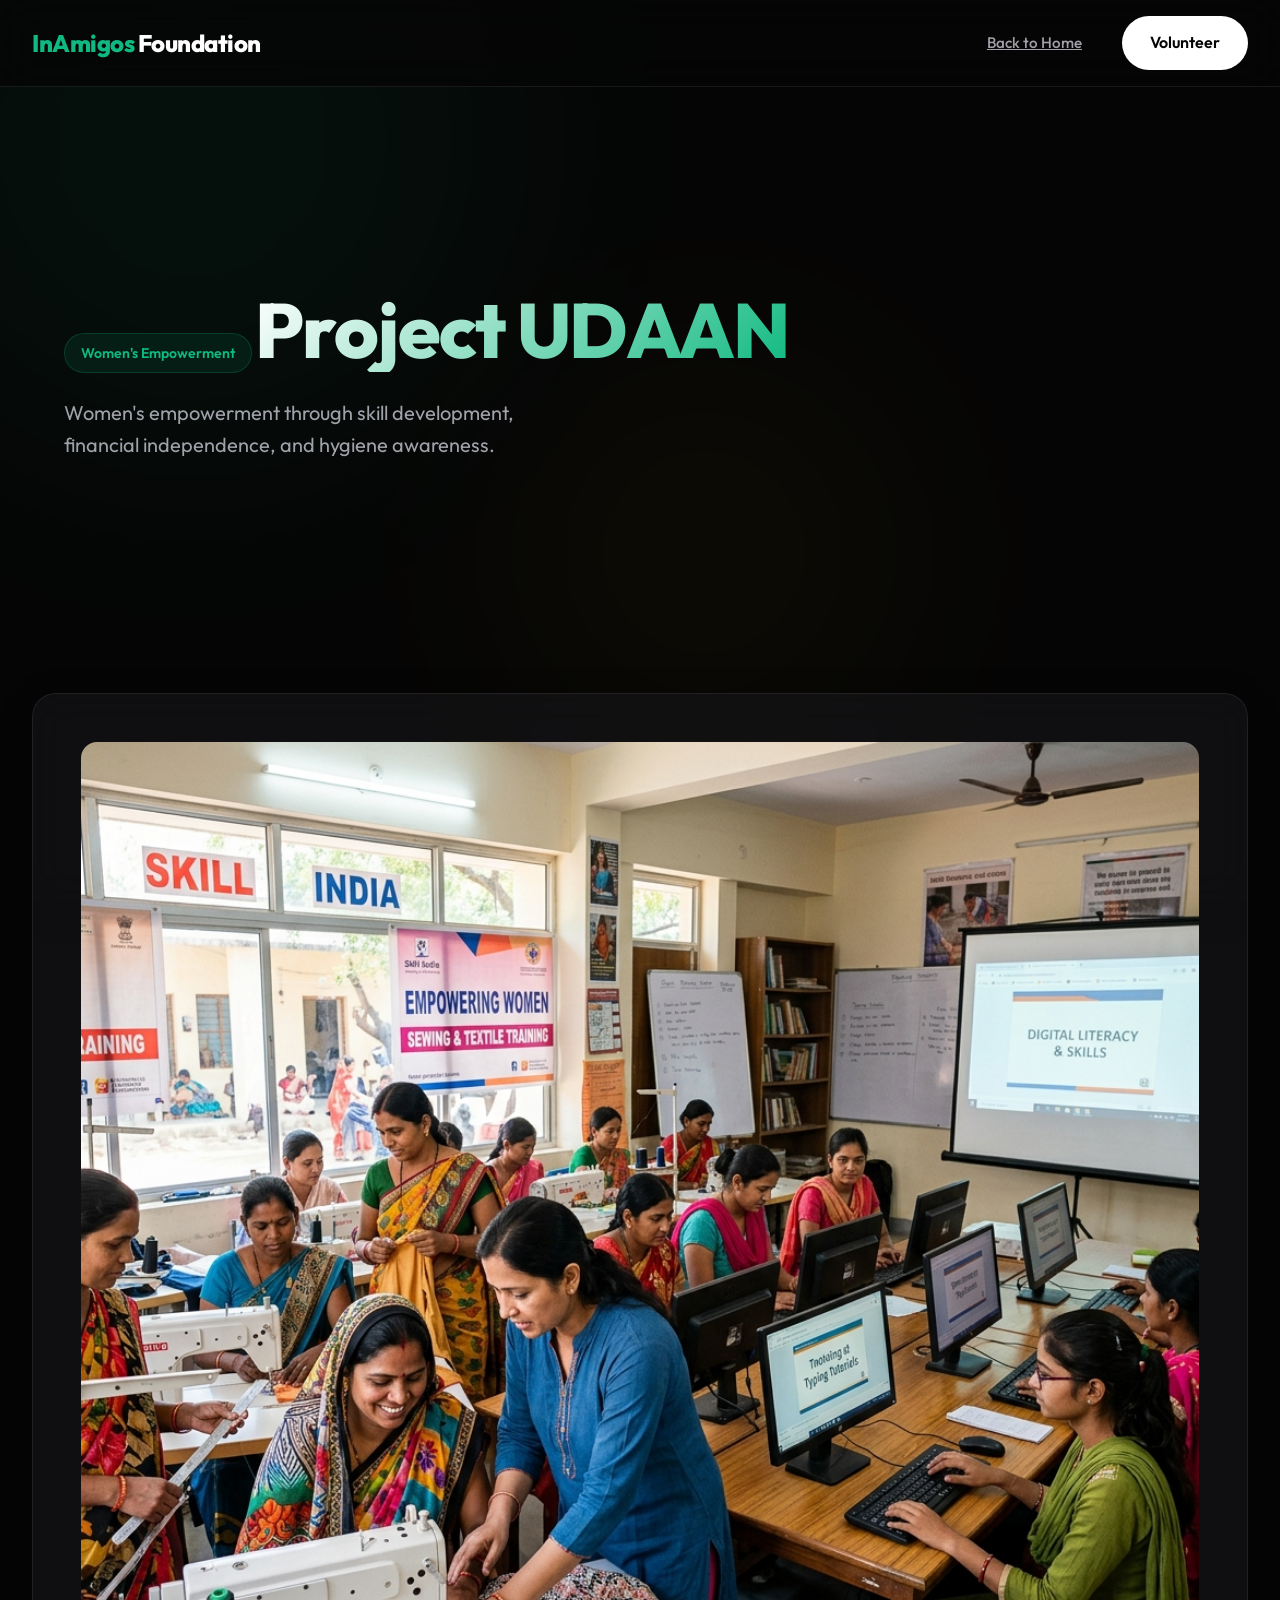
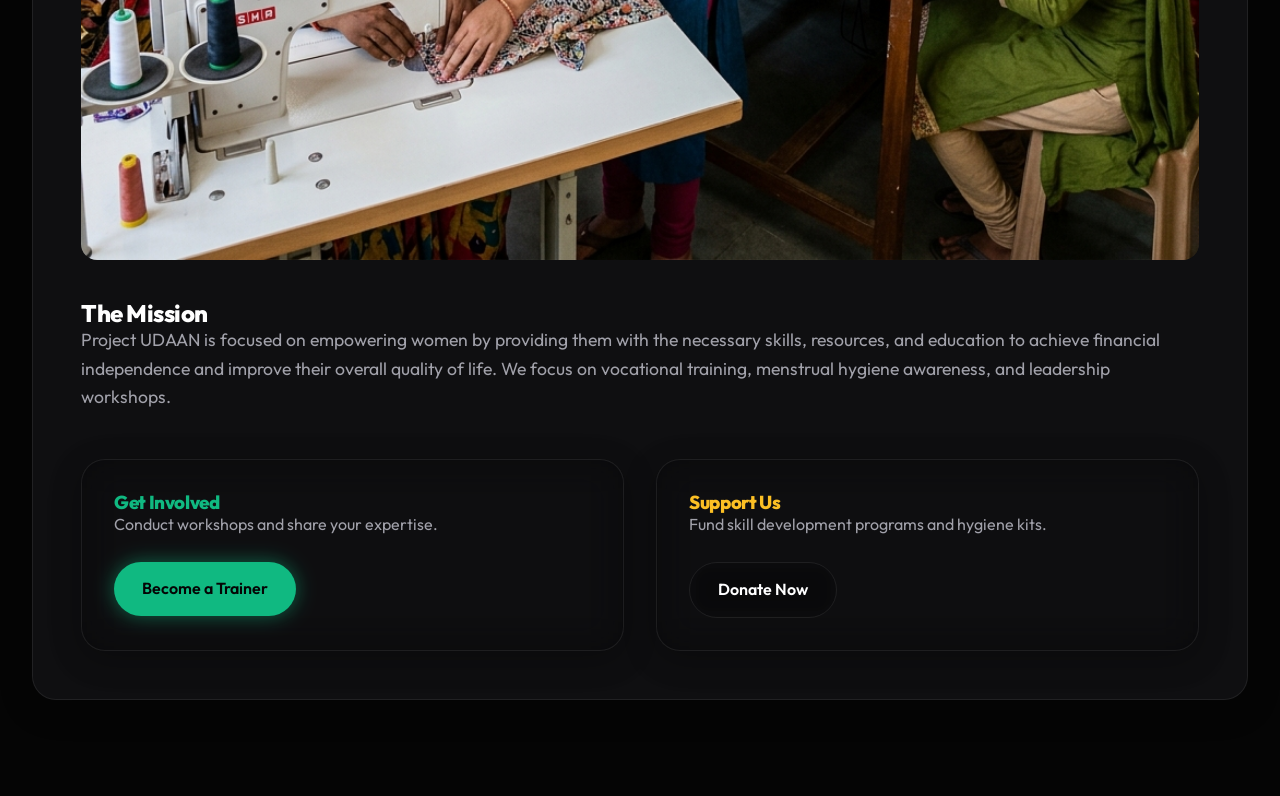
<file: InAmigos Foundation Website Redesign/project-udaan.html>
<!DOCTYPE html>
<html lang="en">
<head>
    <meta charset="UTF-8">
    <meta name="viewport" content="width=device-width, initial-scale=1.0">
    <title>Project UDAAN | InAmigos Foundation</title>
    <link href="https://fonts.googleapis.com/css2?family=Outfit:wght@300;400;600;800&display=swap" rel="stylesheet">
    <link rel="stylesheet" href="styles.css">
</head>
<body>
    <div class="ambient-background">
        <div class="glow-orb glow-orb-1"></div>
        <div class="glow-orb glow-orb-3"></div>
    </div>

    <nav class="navbar scrolled">
        <div class="logo">
            <span class="highlight">InAmigos</span> Foundation
        </div>
        <ul class="nav-links">
            <li><a href="home.html">Back to Home</a></li>
            <li><a href="volunteer.html" class="btn btn-primary">Volunteer</a></li>
        </ul>
    </nav>

    <div class="subpage-hero">
        <div class="section-container">
            <div class="badge">Women's Empowerment</div>
            <h1 class="hero-title text-gradient">Project UDAAN</h1>
            <p class="hero-subtitle">Women's empowerment through skill development, financial independence, and hygiene awareness.</p>
        </div>
    </div>

    <div class="section-container" style="padding-top: 0;">
        <div class="glass-panel" style="padding: 3rem;">
            <img src="images/project_udaan_1780842056657.png" alt="Project UDAAN" style="width: 100%; border-radius: var(--radius-md); margin-bottom: 2rem;">
            <h2>The Mission</h2>
            <p style="color: var(--text-secondary); margin-bottom: 2rem; font-size: 1.1rem;">Project UDAAN is focused on empowering women by providing them with the necessary skills, resources, and education to achieve financial independence and improve their overall quality of life. We focus on vocational training, menstrual hygiene awareness, and leadership workshops.</p>
            
            <div style="display: grid; grid-template-columns: 1fr 1fr; gap: 2rem; margin-top: 3rem;">
                <div class="glass-panel" style="padding: 2rem; background: rgba(0,0,0,0.3);">
                    <h3 style="color: var(--accent-primary);">Get Involved</h3>
                    <p style="color: var(--text-secondary); margin-bottom: 1.5rem;">Conduct workshops and share your expertise.</p>
                    <a href="volunteer.html" class="btn btn-primary btn-glow">Become a Trainer</a>
                </div>
                <div class="glass-panel" style="padding: 2rem; background: rgba(0,0,0,0.3);">
                    <h3 style="color: var(--accent-secondary);">Support Us</h3>
                    <p style="color: var(--text-secondary); margin-bottom: 1.5rem;">Fund skill development programs and hygiene kits.</p>
                    <a href="donate.html" class="btn btn-secondary">Donate Now</a>
                </div>
            </div>
        </div>
    </div>
    
    <script src="script.js"></script>
</body>
</html>
</file>
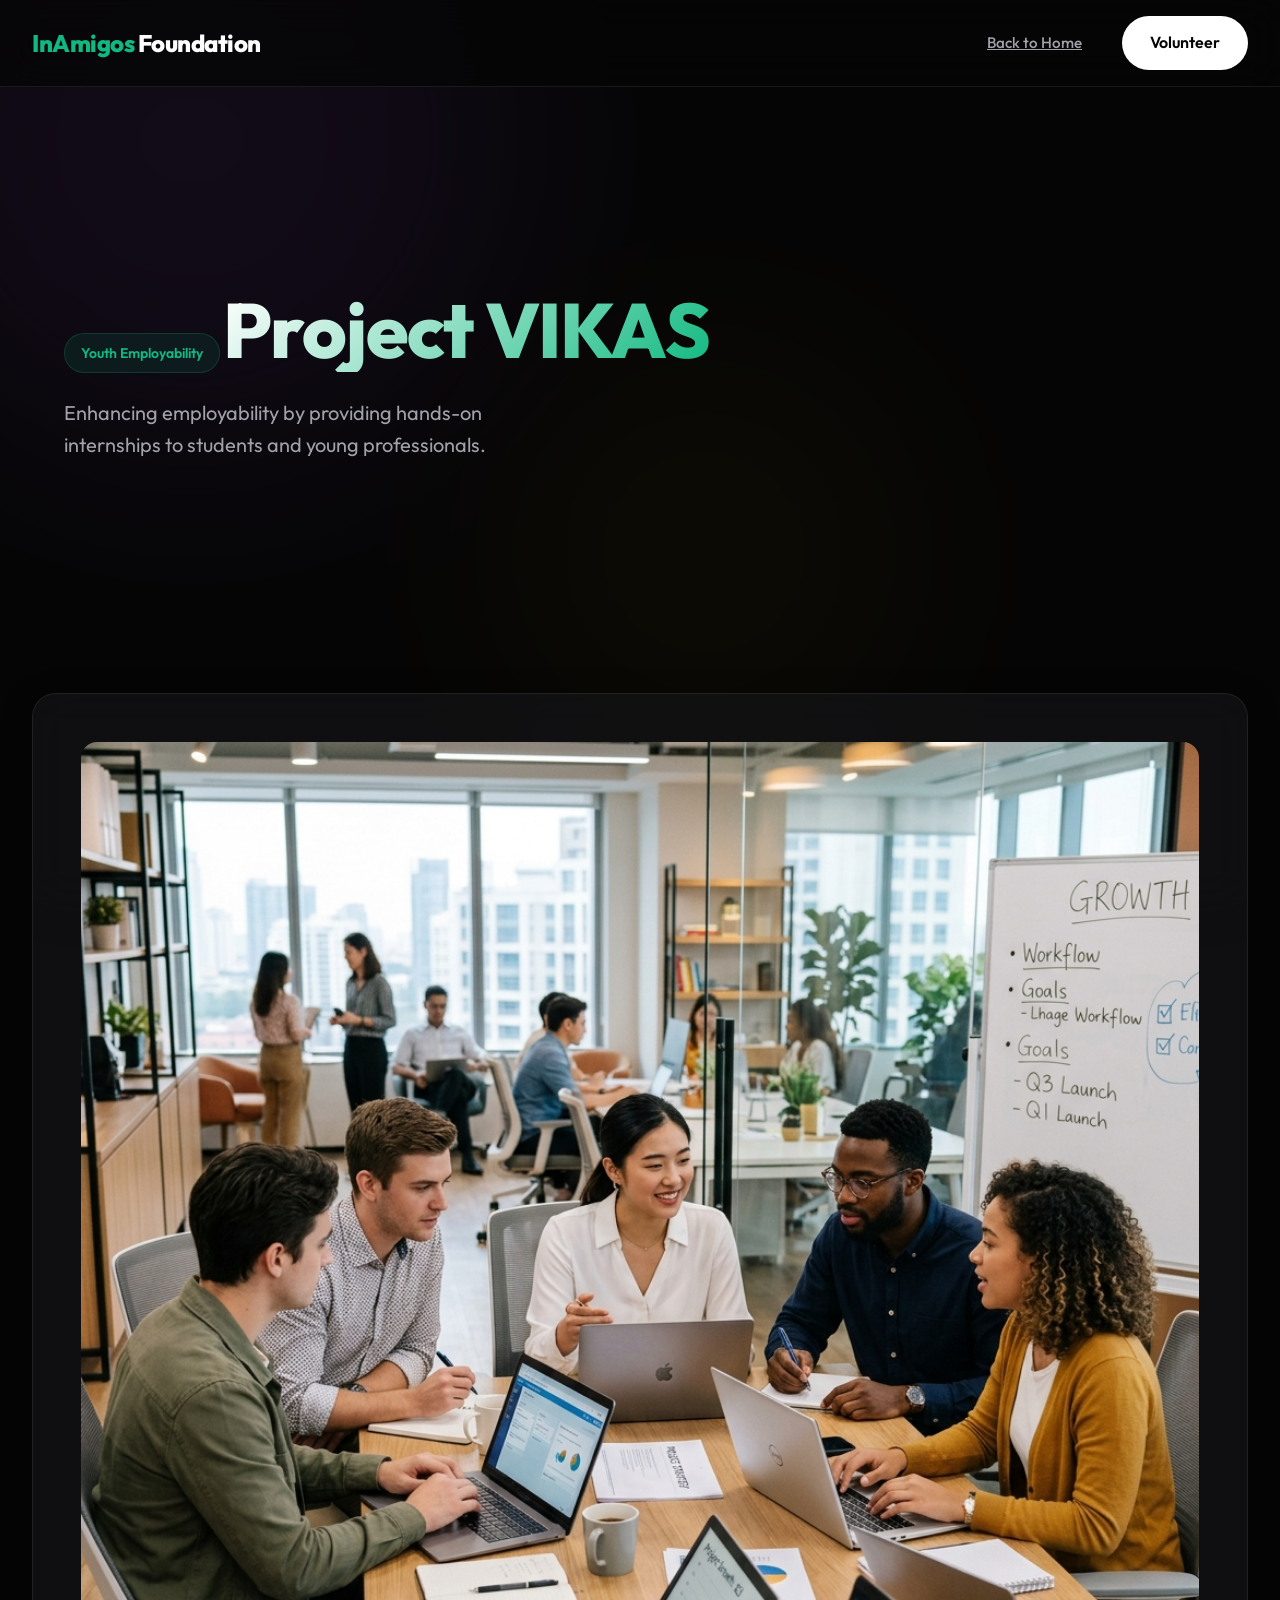
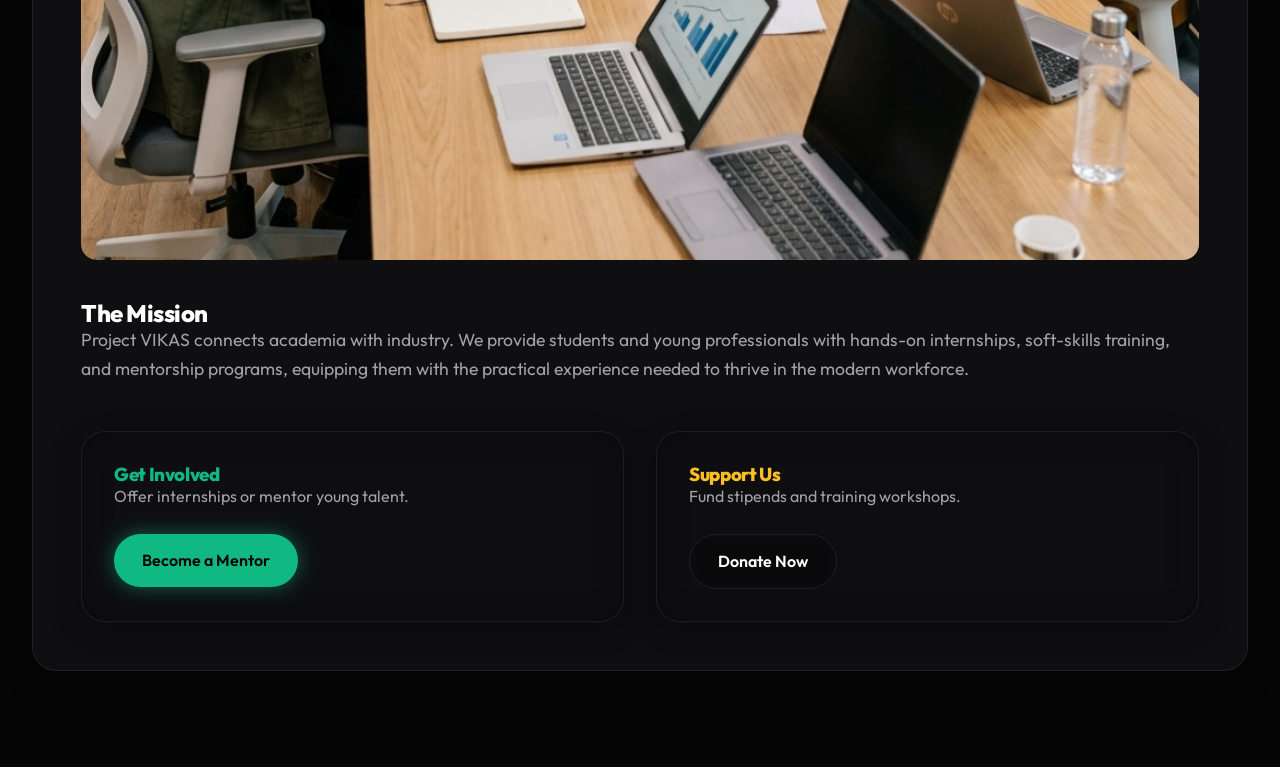
<file: InAmigos Foundation Website Redesign/project-vikas.html>
<!DOCTYPE html>
<html lang="en">
<head>
    <meta charset="UTF-8">
    <meta name="viewport" content="width=device-width, initial-scale=1.0">
    <title>Project VIKAS | InAmigos Foundation</title>
    <link href="https://fonts.googleapis.com/css2?family=Outfit:wght@300;400;600;800&display=swap" rel="stylesheet">
    <link rel="stylesheet" href="styles.css">
</head>
<body>
    <div class="ambient-background">
        <div class="glow-orb glow-orb-1" style="background: rgba(168, 85, 247, 0.2);"></div>
        <div class="glow-orb glow-orb-3"></div>
    </div>

    <nav class="navbar scrolled">
        <div class="logo">
            <span class="highlight">InAmigos</span> Foundation
        </div>
        <ul class="nav-links">
            <li><a href="home.html">Back to Home</a></li>
            <li><a href="volunteer.html" class="btn btn-primary">Volunteer</a></li>
        </ul>
    </nav>

    <div class="subpage-hero">
        <div class="section-container">
            <div class="badge">Youth Employability</div>
            <h1 class="hero-title text-gradient">Project VIKAS</h1>
            <p class="hero-subtitle">Enhancing employability by providing hands-on internships to students and young professionals.</p>
        </div>
    </div>

    <div class="section-container" style="padding-top: 0;">
        <div class="glass-panel" style="padding: 3rem;">
            <img src="images/project_vikas_1780842098397.png" alt="Project VIKAS" style="width: 100%; border-radius: var(--radius-md); margin-bottom: 2rem;">
            <h2>The Mission</h2>
            <p style="color: var(--text-secondary); margin-bottom: 2rem; font-size: 1.1rem;">Project VIKAS connects academia with industry. We provide students and young professionals with hands-on internships, soft-skills training, and mentorship programs, equipping them with the practical experience needed to thrive in the modern workforce.</p>
            
            <div style="display: grid; grid-template-columns: 1fr 1fr; gap: 2rem; margin-top: 3rem;">
                <div class="glass-panel" style="padding: 2rem; background: rgba(0,0,0,0.3);">
                    <h3 style="color: var(--accent-primary);">Get Involved</h3>
                    <p style="color: var(--text-secondary); margin-bottom: 1.5rem;">Offer internships or mentor young talent.</p>
                    <a href="volunteer.html" class="btn btn-primary btn-glow">Become a Mentor</a>
                </div>
                <div class="glass-panel" style="padding: 2rem; background: rgba(0,0,0,0.3);">
                    <h3 style="color: var(--accent-secondary);">Support Us</h3>
                    <p style="color: var(--text-secondary); margin-bottom: 1.5rem;">Fund stipends and training workshops.</p>
                    <a href="donate.html" class="btn btn-secondary">Donate Now</a>
                </div>
            </div>
        </div>
    </div>
    
    <script src="script.js"></script>
</body>
</html>
</file>
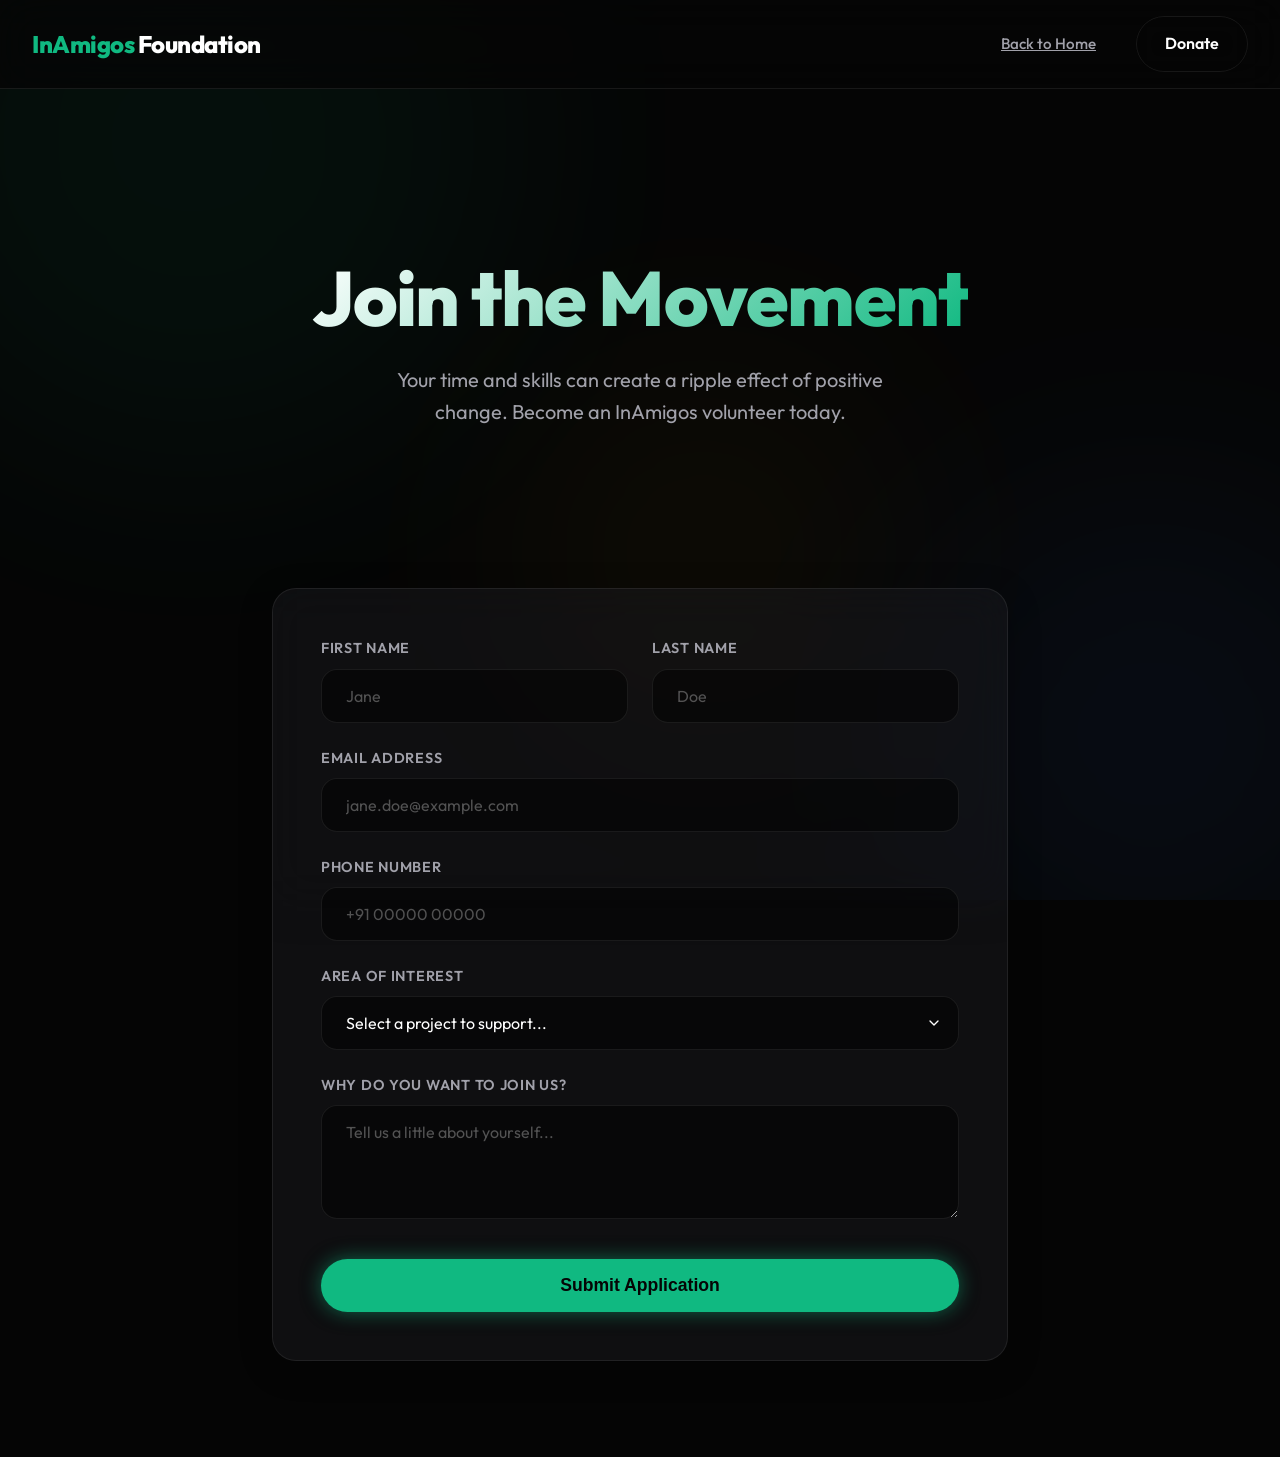
<file: InAmigos Foundation Website Redesign/volunteer.html>
<!DOCTYPE html>
<html lang="en">
<head>
    <meta charset="UTF-8">
    <meta name="viewport" content="width=device-width, initial-scale=1.0">
    <title>Volunteer | InAmigos Foundation</title>
    <link href="https://fonts.googleapis.com/css2?family=Outfit:wght@300;400;600;800&display=swap" rel="stylesheet">
    <link rel="stylesheet" href="styles.css">
</head>
<body>
    <div class="ambient-background">
        <div class="glow-orb glow-orb-1"></div>
        <div class="glow-orb glow-orb-2"></div>
        <div class="glow-orb glow-orb-3"></div>
    </div>

    <nav class="navbar scrolled">
        <div class="logo">
            <span class="highlight">InAmigos</span> Foundation
        </div>
        <ul class="nav-links">
            <li><a href="home.html">Back to Home</a></li>
            <li><a href="donate.html" class="btn btn-secondary">Donate</a></li>
        </ul>
    </nav>

    <div class="subpage-hero" style="padding-top: 10rem; padding-bottom: 4rem; text-align: center;">
        <div class="section-container">
            <h1 class="hero-title text-gradient">Join the Movement</h1>
            <p class="hero-subtitle" style="margin: 0 auto;">Your time and skills can create a ripple effect of positive change. Become an InAmigos volunteer today.</p>
        </div>
    </div>

    <div class="section-container" style="padding-top: 0; max-width: 800px;">
        <div class="glass-panel" style="padding: 3rem;">
            <form onsubmit="event.preventDefault(); alert('Thank you for signing up! We will contact you soon.'); window.location.href='home.html';">
                
                <div style="display: grid; grid-template-columns: 1fr 1fr; gap: 1.5rem; margin-bottom: 1.5rem;">
                    <div class="form-group">
                        <label for="firstName" class="form-label">First Name</label>
                        <input type="text" id="firstName" class="form-control" required placeholder="Jane">
                    </div>
                    <div class="form-group">
                        <label for="lastName" class="form-label">Last Name</label>
                        <input type="text" id="lastName" class="form-control" required placeholder="Doe">
                    </div>
                </div>

                <div class="form-group" style="margin-bottom: 1.5rem;">
                    <label for="email" class="form-label">Email Address</label>
                    <input type="email" id="email" class="form-control" required placeholder="jane.doe@example.com">
                </div>

                <div class="form-group" style="margin-bottom: 1.5rem;">
                    <label for="phone" class="form-label">Phone Number</label>
                    <input type="tel" id="phone" class="form-control" required placeholder="+91 00000 00000">
                </div>

                <div class="form-group" style="margin-bottom: 1.5rem;">
                    <label for="interest" class="form-label">Area of Interest</label>
                    <select id="interest" class="form-control" required>
                        <option value="" disabled selected>Select a project to support...</option>
                        <option value="seva">Project SEVA (Hunger Relief)</option>
                        <option value="bachpanshala">PROJECT BACHPANSHALA (Education)</option>
                        <option value="udaan">Project UDAAN (Women's Empowerment)</option>
                        <option value="prakriti">Project PRAKRITI (Environment)</option>
                        <option value="jeev">Project JEEV (Animal Welfare)</option>
                        <option value="vikas">Project VIKAS (Youth)</option>
                        <option value="general">General Volunteering</option>
                    </select>
                </div>

                <div class="form-group" style="margin-bottom: 2.5rem;">
                    <label for="message" class="form-label">Why do you want to join us?</label>
                    <textarea id="message" class="form-control" rows="4" placeholder="Tell us a little about yourself..."></textarea>
                </div>

                <button type="submit" class="btn btn-primary btn-glow" style="width: 100%; padding: 1rem; font-size: 1.1rem;">Submit Application</button>
            </form>
        </div>
    </div>
    
    <script src="script.js"></script>
</body>
</html>
</file>
<file: InAmigos Foundation Website Redesign/styles.css>
:root {
    --bg-base: #050505;
    --bg-surface: rgba(20, 20, 20, 0.7);
    --bg-glass: rgba(30, 30, 35, 0.4);
    
    --text-primary: #ffffff;
    --text-secondary: #a1a1aa;
    
    --accent-primary: #10b981; /* Emerald */
    --accent-glow: rgba(16, 185, 129, 0.5);
    --accent-secondary: #fbbf24; /* Amber */
    
    --border-glass: rgba(255, 255, 255, 0.08);
    --radius-lg: 24px;
    --radius-md: 16px;
    
    --transition: all 0.4s cubic-bezier(0.25, 1, 0.5, 1);
}

* {
    margin: 0;
    padding: 0;
    box-sizing: border-box;
}

html {
    scroll-behavior: smooth;
    background-color: var(--bg-base);
}

body {
    font-family: 'Outfit', -apple-system, BlinkMacSystemFont, sans-serif;
    color: var(--text-primary);
    line-height: 1.6;
    overflow-x: hidden;
    position: relative;
    animation: fadeInPage 0.5s ease-out forwards;
    opacity: 0;
}

@keyframes fadeInPage {
    from { opacity: 0; transform: translateY(15px); }
    to { opacity: 1; transform: translateY(0); }
}

@keyframes fadeOutPage {
    from { opacity: 1; transform: translateY(0); }
    to { opacity: 0; transform: translateY(-15px); }
}

/* Custom Scrollbar */
::-webkit-scrollbar {
    width: 10px;
}
::-webkit-scrollbar-track {
    background: var(--bg-base);
}
::-webkit-scrollbar-thumb {
    background: #333;
    border-radius: 5px;
}
::-webkit-scrollbar-thumb:hover {
    background: var(--accent-primary);
}

/* Ambient Background */
.ambient-background {
    position: fixed;
    top: 0;
    left: 0;
    width: 100vw;
    height: 100vh;
    z-index: -1;
    overflow: hidden;
    background: var(--bg-base);
}

.glow-orb {
    position: absolute;
    border-radius: 50%;
    filter: blur(120px);
    opacity: 0.4;
    animation: float 20s infinite ease-in-out alternate;
}

.glow-orb-1 {
    width: 50vw;
    height: 50vw;
    background: rgba(16, 185, 129, 0.15); /* Emerald */
    top: -20%;
    left: -10%;
}

.glow-orb-2 {
    width: 40vw;
    height: 40vw;
    background: rgba(59, 130, 246, 0.15); /* Blue */
    bottom: -10%;
    right: -10%;
    animation-delay: -5s;
}

.glow-orb-3 {
    width: 30vw;
    height: 30vw;
    background: rgba(251, 191, 36, 0.1); /* Amber */
    top: 40%;
    left: 40%;
    animation-delay: -10s;
}

@keyframes float {
    0% { transform: translate(0, 0) scale(1); }
    100% { transform: translate(5%, 5%) scale(1.1); }
}

/* Layout Utilities */
.section-container {
    max-width: 1280px;
    margin: 0 auto;
    padding: 6rem 2rem;
}

/* Typography */
h1, h2, h3, h4 {
    font-weight: 800;
    letter-spacing: -0.02em;
    line-height: 1.1;
}

.section-title {
    font-size: clamp(2.5rem, 5vw, 4rem);
    margin-bottom: 1rem;
}

.section-title.center {
    text-align: center;
}

.section-subtitle {
    color: var(--text-secondary);
    font-size: 1.25rem;
    margin-bottom: 3rem;
}

.text-gradient {
    background: linear-gradient(135deg, var(--text-primary) 0%, var(--accent-primary) 100%);
    -webkit-background-clip: text;
    -webkit-text-fill-color: transparent;
    display: inline-block;
}

/* Components */
.glass-panel {
    background: var(--bg-glass);
    backdrop-filter: blur(20px);
    -webkit-backdrop-filter: blur(20px);
    border: 1px solid var(--border-glass);
    border-radius: var(--radius-lg);
    box-shadow: 0 8px 32px rgba(0, 0, 0, 0.3);
}

.btn {
    display: inline-flex;
    align-items: center;
    justify-content: center;
    padding: 0.875rem 1.75rem;
    border-radius: 100px;
    font-weight: 600;
    font-size: 1rem;
    transition: var(--transition);
    text-decoration: none;
    cursor: pointer;
    border: none;
}

.btn-primary {
    background: var(--text-primary);
    color: var(--bg-base);
}

.btn-primary:hover {
    transform: translateY(-2px);
    box-shadow: 0 10px 20px rgba(255, 255, 255, 0.15);
}

.btn-glow {
    background: var(--accent-primary);
    color: var(--bg-base);
    box-shadow: 0 0 20px var(--accent-glow);
}

.btn-glow:hover {
    box-shadow: 0 0 30px var(--accent-glow);
    background: #0ea5e9; /* Shift to blue on hover */
    color: white;
}

.btn-secondary {
    background: transparent;
    color: var(--text-primary);
    border: 1px solid var(--border-glass);
    backdrop-filter: blur(10px);
}

.btn-secondary:hover {
    background: rgba(255, 255, 255, 0.1);
    border-color: rgba(255, 255, 255, 0.2);
}

/* Navigation */
.navbar {
    position: fixed;
    top: 0;
    width: 100%;
    padding: 1.5rem 2rem;
    display: flex;
    justify-content: space-between;
    align-items: center;
    z-index: 100;
    transition: var(--transition);
}

.navbar.scrolled {
    padding: 1rem 2rem;
    background: rgba(5, 5, 5, 0.8);
    backdrop-filter: blur(20px);
    border-bottom: 1px solid var(--border-glass);
}

.logo {
    font-size: 1.5rem;
    font-weight: 800;
    letter-spacing: -0.02em;
}

.logo .highlight {
    color: var(--accent-primary);
}

.nav-links {
    display: flex;
    align-items: center;
    gap: 2.5rem;
    list-style: none;
}

.nav-links a:not(.btn) {
    color: var(--text-secondary);
    font-weight: 500;
    font-size: 0.95rem;
    transition: var(--transition);
}

.nav-links a:not(.btn):hover {
    color: var(--text-primary);
}

.mobile-menu-btn {
    display: none;
    flex-direction: column;
    gap: 6px;
    cursor: pointer;
}

.mobile-menu-btn .bar {
    width: 24px;
    height: 2px;
    background: var(--text-primary);
    transition: 0.3s;
}

/* Hero Section */
.hero {
    min-height: 100vh;
    display: flex;
    align-items: center;
    gap: 4rem;
    padding-top: 8rem;
}

.hero-content {
    flex: 1;
}

.badge {
    display: inline-block;
    padding: 0.5rem 1rem;
    background: rgba(16, 185, 129, 0.1);
    border: 1px solid rgba(16, 185, 129, 0.2);
    color: var(--accent-primary);
    border-radius: 100px;
    font-size: 0.875rem;
    font-weight: 600;
    margin-bottom: 1.5rem;
}

.hero-title {
    font-size: clamp(3rem, 6vw, 5rem);
    margin-bottom: 1.5rem;
}

.hero-subtitle {
    font-size: 1.25rem;
    color: var(--text-secondary);
    margin-bottom: 2.5rem;
    max-width: 500px;
}

.hero-buttons {
    display: flex;
    gap: 1rem;
}

.hero-visual {
    flex: 1;
    position: relative;
}

.main-image-panel {
    padding: 1rem;
    transform: perspective(1000px) rotateY(-10deg);
    transition: var(--transition);
}

.main-image-panel:hover {
    transform: perspective(1000px) rotateY(0deg);
}

.main-image-panel img {
    width: 100%;
    border-radius: var(--radius-md);
    display: block;
}

.stat-card-float {
    position: absolute;
    bottom: -20px;
    left: -40px;
    background: rgba(20, 20, 20, 0.8);
    backdrop-filter: blur(20px);
    border: 1px solid var(--border-glass);
    padding: 1.5rem;
    border-radius: var(--radius-md);
    display: flex;
    align-items: center;
    gap: 1rem;
    animation: float 6s infinite ease-in-out alternate;
}

.stat-card-float .icon {
    font-size: 2rem;
}

.stat-card-float h4 {
    font-size: 1.5rem;
}

.stat-card-float p {
    color: var(--text-secondary);
    font-size: 0.875rem;
}

/* About Section */
.about-grid {
    display: grid;
    grid-template-columns: 1fr 1fr;
    gap: 4rem;
    align-items: center;
}

.lead-text {
    font-size: 1.5rem;
    font-weight: 300;
    margin-bottom: 1.5rem;
    color: var(--text-primary);
}

.about-text p {
    color: var(--text-secondary);
    font-size: 1.1rem;
}

.about-visual {
    padding: 3rem;
}

.core-values {
    display: flex;
    flex-direction: column;
    gap: 2rem;
}

.value-item {
    display: flex;
    align-items: center;
    gap: 1.5rem;
    padding-bottom: 1.5rem;
    border-bottom: 1px solid var(--border-glass);
}

.value-item:last-child {
    border-bottom: none;
    padding-bottom: 0;
}

.value-number {
    font-size: 1.5rem;
    font-weight: 800;
    color: var(--accent-primary);
    opacity: 0.5;
}

.value-item h4 {
    font-size: 1.5rem;
}

/* Projects Grid Cluster */
.bento-grid {
    display: grid;
    grid-template-columns: repeat(3, 1fr);
    grid-auto-rows: 300px;
    gap: 1.5rem;
}

.bento-item {
    position: relative;
    overflow: hidden;
    group: hover;
    transition: var(--transition);
    cursor: pointer;
}

.bento-item:hover {
    transform: translateY(-5px);
    border-color: rgba(255, 255, 255, 0.2);
    box-shadow: 0 10px 30px var(--accent-glow);
}

.bento-image {
    position: absolute;
    top: 0;
    left: 0;
    width: 100%;
    height: 100%;
    object-fit: cover;
    opacity: 0.6;
    transition: transform 0.8s cubic-bezier(0.25, 1, 0.5, 1);
    z-index: 1;
}

.bento-item:hover .bento-image {
    transform: scale(1.05);
    opacity: 0.8;
}

.bento-content {
    position: absolute;
    bottom: 0;
    left: 0;
    width: 100%;
    padding: 2rem;
    background: linear-gradient(to top, rgba(0,0,0,0.9) 0%, transparent 100%);
    z-index: 2;
    transform: translateY(20px);
    transition: var(--transition);
}

.bento-item:hover .bento-content {
    transform: translateY(0);
}

.bento-content .tag {
    display: inline-block;
    padding: 0.25rem 0.75rem;
    background: var(--accent-primary);
    color: var(--bg-base);
    border-radius: 100px;
    font-size: 0.75rem;
    font-weight: 800;
    text-transform: uppercase;
    letter-spacing: 0.05em;
    margin-bottom: 0.75rem;
}

.bento-content h3 {
    font-size: 1.5rem;
    margin-bottom: 0.5rem;
}

.bento-content p {
    color: rgba(255,255,255,0.7);
    font-size: 0.9rem;
    opacity: 0;
    transition: var(--transition);
}

.bento-item:hover .bento-content p {
    opacity: 1;
}

/* Impact Section */
.impact-container {
    padding: 4rem;
}

.impact-stats {
    display: grid;
    grid-template-columns: repeat(4, 1fr);
    gap: 2rem;
    text-align: center;
    margin-top: 3rem;
}

.stat-number {
    font-size: 4rem;
    color: var(--text-primary);
    margin-bottom: 0.5rem;
    background: linear-gradient(to bottom, #fff, #888);
    -webkit-background-clip: text;
    -webkit-text-fill-color: transparent;
}

.stat-card p {
    color: var(--accent-primary);
    font-weight: 600;
    letter-spacing: 0.05em;
    text-transform: uppercase;
}

/* CTA Section */
.cta-panel {
    text-align: center;
    padding: 6rem 2rem;
    position: relative;
    overflow: hidden;
}

.cta-glow {
    background: var(--accent-glow);
    width: 300px;
    height: 300px;
    top: 50%;
    left: 50%;
    transform: translate(-50%, -50%);
    z-index: -1;
}

.cta-panel h2 {
    font-size: 3rem;
    margin-bottom: 1rem;
}

.cta-panel p {
    color: var(--text-secondary);
    font-size: 1.25rem;
    margin-bottom: 3rem;
    max-width: 600px;
    margin-left: auto;
    margin-right: auto;
}

.cta-actions {
    display: flex;
    justify-content: center;
    gap: 1.5rem;
}

/* Footer */
footer {
    border-top: 1px solid var(--border-glass);
    background: rgba(5,5,5,0.5);
    backdrop-filter: blur(10px);
}

.footer-content {
    display: flex;
    justify-content: space-between;
    padding-top: 4rem;
    padding-bottom: 4rem;
}

.footer-brand p {
    color: var(--text-secondary);
    margin-top: 1rem;
}

.footer-links {
    display: flex;
    gap: 4rem;
}

.link-group h4 {
    margin-bottom: 1.5rem;
    font-size: 1.1rem;
}

.link-group a {
    display: block;
    color: var(--text-secondary);
    margin-bottom: 0.75rem;
    transition: var(--transition);
}

.link-group a:hover {
    color: var(--accent-primary);
}

.footer-bottom {
    text-align: center;
    padding: 2rem;
    border-top: 1px solid var(--border-glass);
    color: var(--text-secondary);
    font-size: 0.9rem;
}

/* Scroll Animations */
[data-reveal] {
    opacity: 0;
    transition: all 1s cubic-bezier(0.25, 1, 0.5, 1);
}

[data-reveal="up"] {
    transform: translateY(40px);
}

[data-reveal="left"] {
    transform: translateX(40px);
}

[data-reveal="right"] {
    transform: translateX(-40px);
}

[data-reveal].revealed {
    opacity: 1;
    transform: translate(0, 0);
}

/* Responsive */
@media (max-width: 1024px) {
    .hero {
        flex-direction: column;
        text-align: center;
        padding-top: 10rem;
    }
    
    .hero-subtitle {
        margin: 0 auto 2.5rem;
    }
    
    .hero-buttons {
        justify-content: center;
    }
    
    .stat-card-float {
        left: 0;
        bottom: 0;
    }
    
    .about-grid {
        grid-template-columns: 1fr;
    }
    
    .bento-grid {
        grid-template-columns: repeat(2, 1fr);
    }
    
    .impact-stats {
        grid-template-columns: repeat(2, 1fr);
    }
}

@media (max-width: 768px) {
    .nav-links {
        display: none;
    }
    
    .mobile-menu-btn {
        display: flex;
    }
    
    .bento-grid {
        grid-template-columns: 1fr;
    }
    
    .cta-actions {
        flex-direction: column;
    }
    
    .footer-content {
        flex-direction: column;
        gap: 3rem;
    }
}

/* Subpage Specific Styles */
.subpage-hero {
    padding: 12rem 2rem 6rem;
    position: relative;
    z-index: 10;
}

/* Form Styles */
.form-group {
    display: flex;
    flex-direction: column;
    gap: 0.5rem;
}

.form-label {
    font-weight: 600;
    color: var(--text-secondary);
    font-size: 0.9rem;
    letter-spacing: 0.05em;
    text-transform: uppercase;
}

.form-control {
    width: 100%;
    padding: 1rem 1.5rem;
    background: rgba(0, 0, 0, 0.5);
    border: 1px solid var(--border-glass);
    border-radius: var(--radius-md);
    color: var(--text-primary);
    font-family: inherit;
    font-size: 1rem;
    transition: var(--transition);
}

.form-control:focus {
    outline: none;
    border-color: var(--accent-primary);
    box-shadow: 0 0 15px rgba(16, 185, 129, 0.2);
}

.form-control::placeholder {
    color: rgba(255, 255, 255, 0.3);
}

select.form-control {
    appearance: none;
    background-image: url("data:image/svg+xml;charset=UTF-8,%3csvg xmlns='http://www.w3.org/2000/svg' viewBox='0 0 24 24' fill='none' stroke='white' stroke-width='2' stroke-linecap='round' stroke-linejoin='round'%3e%3cpolyline points='6 9 12 15 18 9'%3e%3c/polyline%3e%3c/svg%3e");
    background-repeat: no-repeat;
    background-position: right 1rem center;
    background-size: 1em;
}

select.form-control option {
    background: var(--bg-base);
    color: var(--text-primary);
}
</file>
